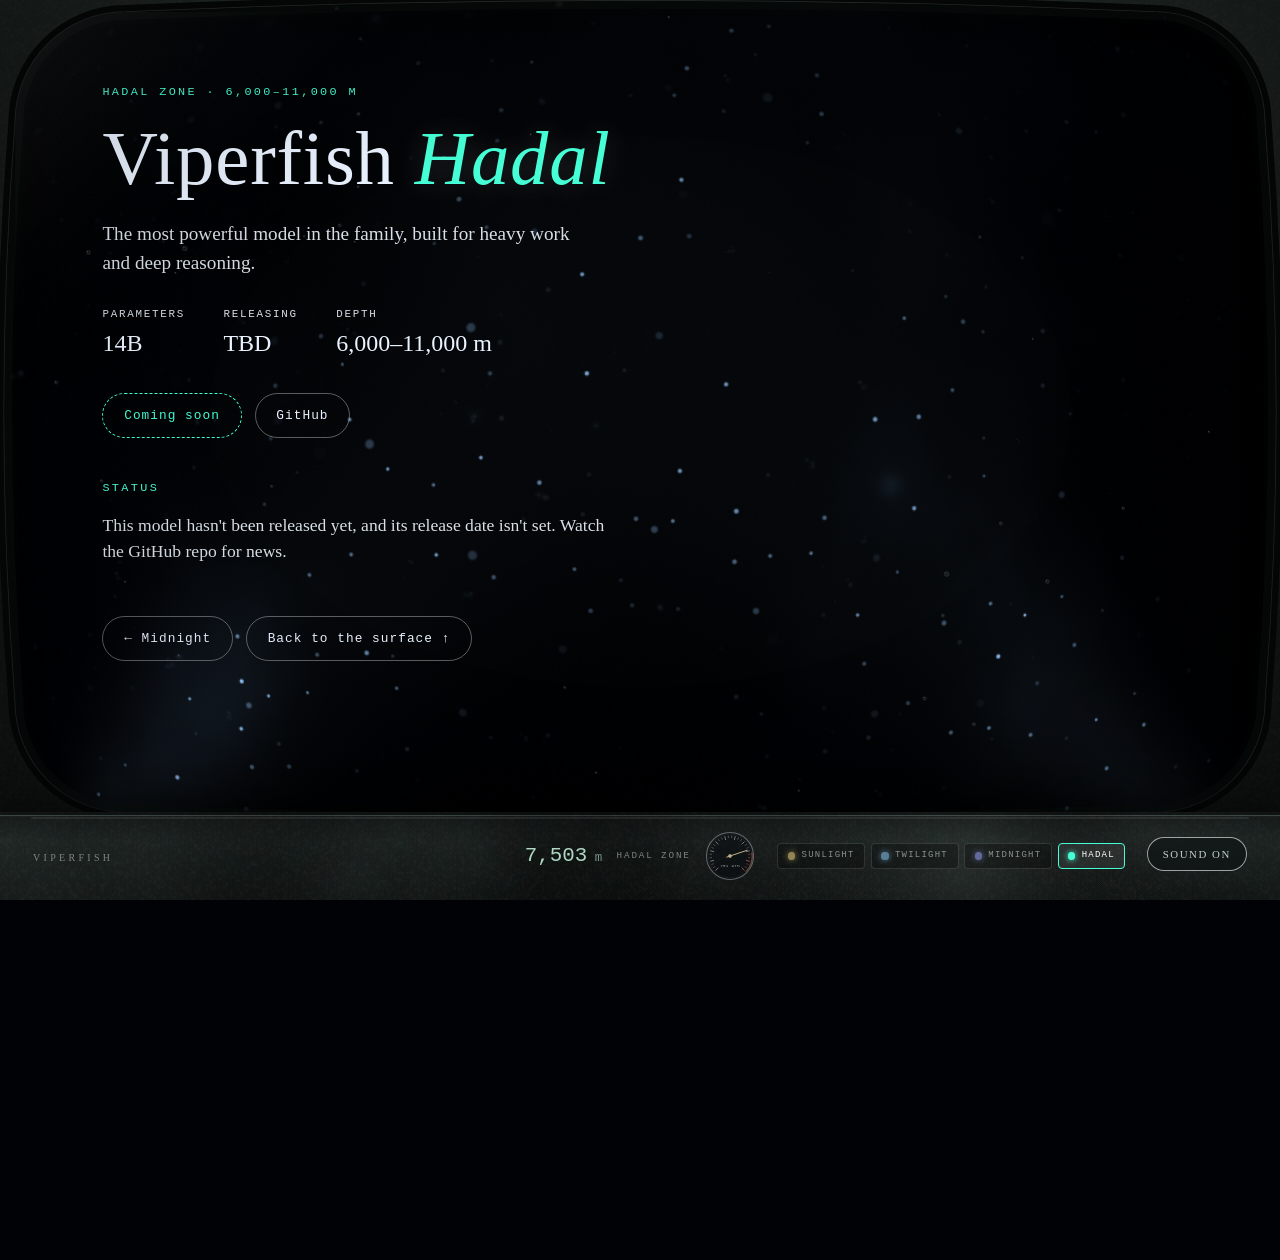
<file: hadal.html>
<!DOCTYPE html>
<html lang="en">
<head>
  <meta charset="utf-8">
  <meta name="viewport" content="width=device-width, initial-scale=1">
  <title>Viperfish Hadal — Viperfish</title>
  <meta name="description" content="Viperfish Hadal: an open weight language model from the Viperfish family. The most powerful model in the family, built for heavy work and deep reasoning.">
  <meta name="theme-color" content="#0f4c81">
  <link rel="icon" href="favicon.ico?v=2" sizes="48x48">
  <link rel="icon" type="image/png" sizes="32x32" href="favicon-32.png?v=2">
  <link rel="icon" type="image/png" sizes="16x16" href="favicon-16.png?v=2">
  <link rel="icon" type="image/png" sizes="192x192" href="icon-192.png?v=2">
  <link rel="apple-touch-icon" href="apple-touch-icon.png?v=2">
  <link rel="stylesheet" href="style.css">
  <script>document.documentElement.classList.add('js');</script>
</head>
<body>
  <div class="sea" id="sea" aria-hidden="true"></div>
  <canvas id="ocean" aria-hidden="true"></canvas>
  <div class="rays" id="rays" aria-hidden="true"></div>
  <canvas id="life" aria-hidden="true"></canvas>
  <canvas id="fx" aria-hidden="true"></canvas>
  <aside class="gauge" aria-hidden="true">
    <div class="gauge-read"><span id="depth">0</span><small> m</small></div>
    <div class="gauge-zone" id="zone">Hadal zone</div>
    <div class="gauge-press" id="press">1 atm</div>
    <div class="gauge-track" id="track"><div class="gauge-fill" id="gfill"></div></div>
  </aside>
  <button class="sound" id="sound" type="button" aria-pressed="false" aria-label="Turn ambient sound on or off">Sound off</button>
  <header class="top"><a href="index.html" class="wordmark">Viperfish</a></header>

  <main>
    <section class="zone detail" style="--accent:#46ffd6" data-d0="6000" data-d1="11000" data-name="Hadal zone">
      <div class="inner reveal">
        <p class="eyebrow">Hadal zone · 6,000–11,000 m</p>
        <h1 class="model-title">Viperfish <em>Hadal</em></h1>
        <p class="blurb">The most powerful model in the family, built for heavy work and deep reasoning.</p>
        <dl class="specs">
          <div><dt>Parameters</dt><dd>14B</dd></div>
          <div><dt>Releasing</dt><dd>TBD</dd></div>
          <div><dt>Depth</dt><dd>6,000–11,000 m</dd></div>
        </dl>
        <p class="links">
          <span class="btn soon" aria-disabled="true">Coming soon</span>
          <a class="btn ghost" href="https://github.com/viperdevAI/viperfish">GitHub</a>
        </p>
        <h3>Status</h3>
        <p class="note">This model hasn't been released yet, and its release date isn't set. Watch the GitHub repo for news.</p>
        <p class="links pager">
          <a class="btn ghost" href="midnight.html">← Midnight</a>
          <a class="btn ghost" href="index.html#dive">Back to the surface ↑</a>
        </p>
      </div>
    </section>
  </main>
  <script src="ocean.js"></script>
  <script src="splash.js"></script>
  <script src="audio.js"></script>
  <script src="sub.js"></script>
  <script src="script.js"></script>
</body>
</html>
</file>
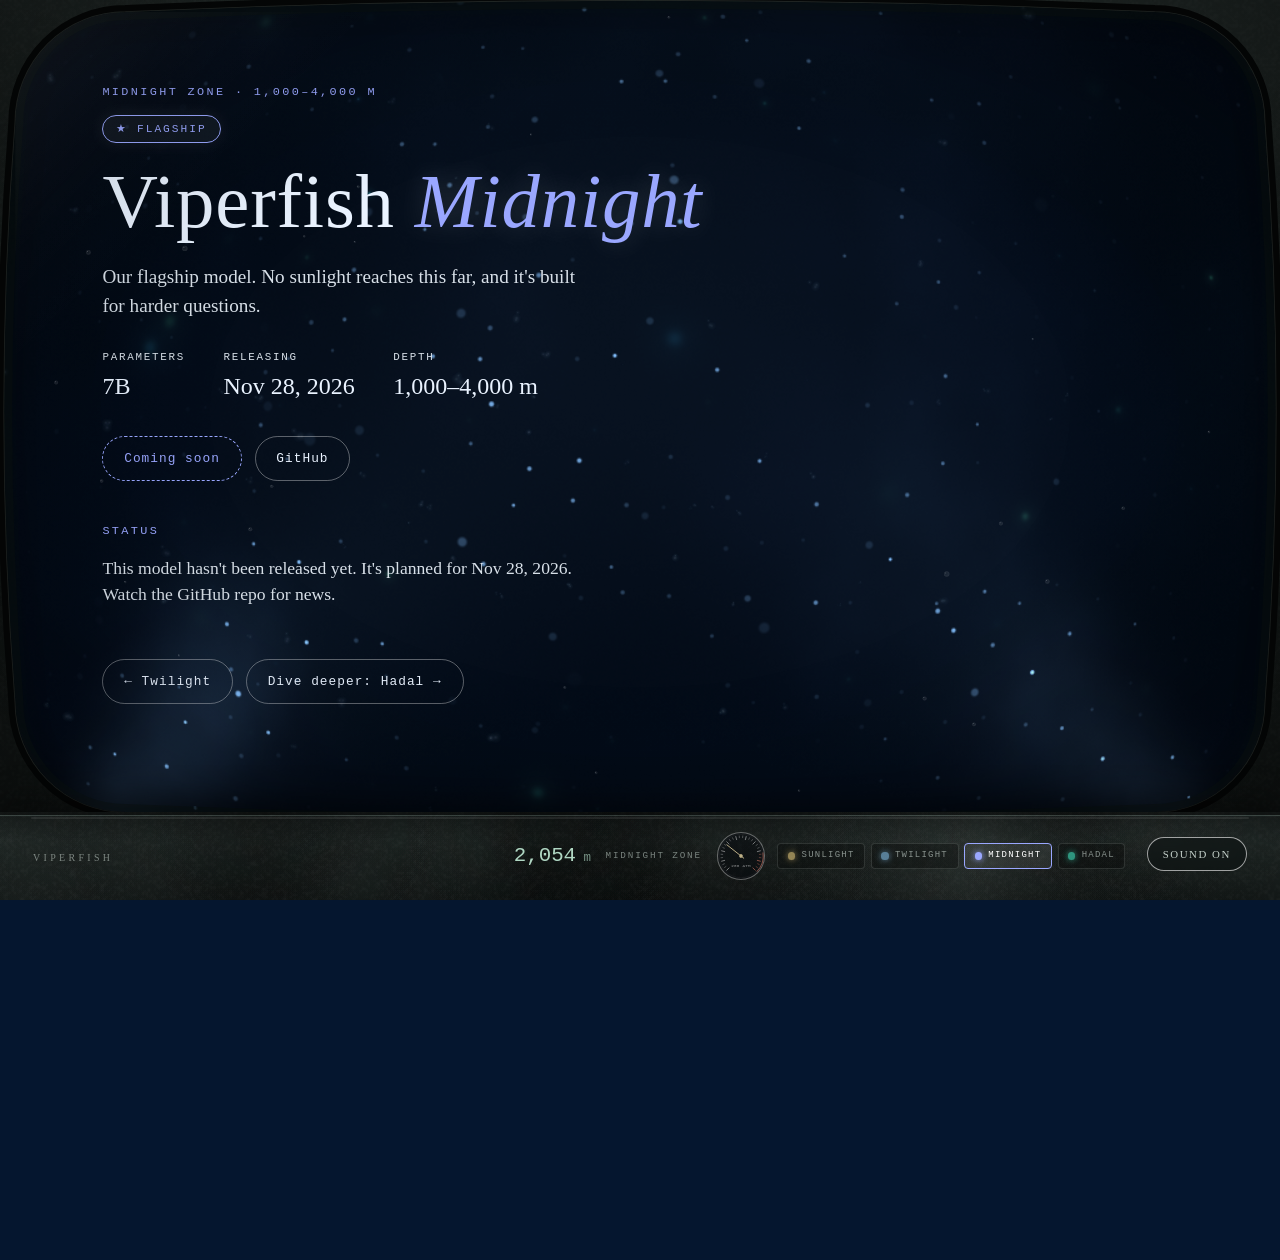
<file: midnight.html>
<!DOCTYPE html>
<html lang="en">
<head>
  <meta charset="utf-8">
  <meta name="viewport" content="width=device-width, initial-scale=1">
  <title>Viperfish Midnight — Viperfish</title>
  <meta name="description" content="Viperfish Midnight: an open weight language model from the Viperfish family. Our flagship model. No sunlight reaches this far, and it's built for harder questions.">
  <meta name="theme-color" content="#0f4c81">
  <link rel="icon" href="favicon.ico?v=2" sizes="48x48">
  <link rel="icon" type="image/png" sizes="32x32" href="favicon-32.png?v=2">
  <link rel="icon" type="image/png" sizes="16x16" href="favicon-16.png?v=2">
  <link rel="icon" type="image/png" sizes="192x192" href="icon-192.png?v=2">
  <link rel="apple-touch-icon" href="apple-touch-icon.png?v=2">
  <link rel="stylesheet" href="style.css">
  <script>document.documentElement.classList.add('js');</script>
</head>
<body>
  <div class="sea" id="sea" aria-hidden="true"></div>
  <canvas id="ocean" aria-hidden="true"></canvas>
  <div class="rays" id="rays" aria-hidden="true"></div>
  <canvas id="life" aria-hidden="true"></canvas>
  <canvas id="fx" aria-hidden="true"></canvas>
  <aside class="gauge" aria-hidden="true">
    <div class="gauge-read"><span id="depth">0</span><small> m</small></div>
    <div class="gauge-zone" id="zone">Midnight zone</div>
    <div class="gauge-press" id="press">1 atm</div>
    <div class="gauge-track" id="track"><div class="gauge-fill" id="gfill"></div></div>
  </aside>
  <button class="sound" id="sound" type="button" aria-pressed="false" aria-label="Turn ambient sound on or off">Sound off</button>
  <header class="top"><a href="index.html" class="wordmark">Viperfish</a></header>

  <main>
    <section class="zone detail" style="--accent:#9aa7ff" data-d0="1000" data-d1="4000" data-name="Midnight zone">
      <div class="inner reveal">
        <p class="eyebrow">Midnight zone · 1,000–4,000 m</p>
        <p class="badge-row"><span class="badge">★ Flagship</span></p>
        <h1 class="model-title">Viperfish <em>Midnight</em></h1>
        <p class="blurb">Our flagship model. No sunlight reaches this far, and it's built for harder questions.</p>
        <dl class="specs">
          <div><dt>Parameters</dt><dd>7B</dd></div>
          <div><dt>Releasing</dt><dd>Nov 28, 2026</dd></div>
          <div><dt>Depth</dt><dd>1,000–4,000 m</dd></div>
        </dl>
        <p class="links">
          <span class="btn soon" aria-disabled="true">Coming soon</span>
          <a class="btn ghost" href="https://github.com/viperdevAI/viperfish">GitHub</a>
        </p>
        <h3>Status</h3>
        <p class="note">This model hasn't been released yet. It's planned for Nov 28, 2026. Watch the GitHub repo for news.</p>
        <p class="links pager">
          <a class="btn ghost" href="twilight.html">← Twilight</a>
          <a class="btn ghost" href="hadal.html">Dive deeper: Hadal →</a>
        </p>
      </div>
    </section>
  </main>
  <script src="ocean.js"></script>
  <script src="splash.js"></script>
  <script src="audio.js"></script>
  <script src="sub.js"></script>
  <script src="script.js"></script>
</body>
</html>
</file>
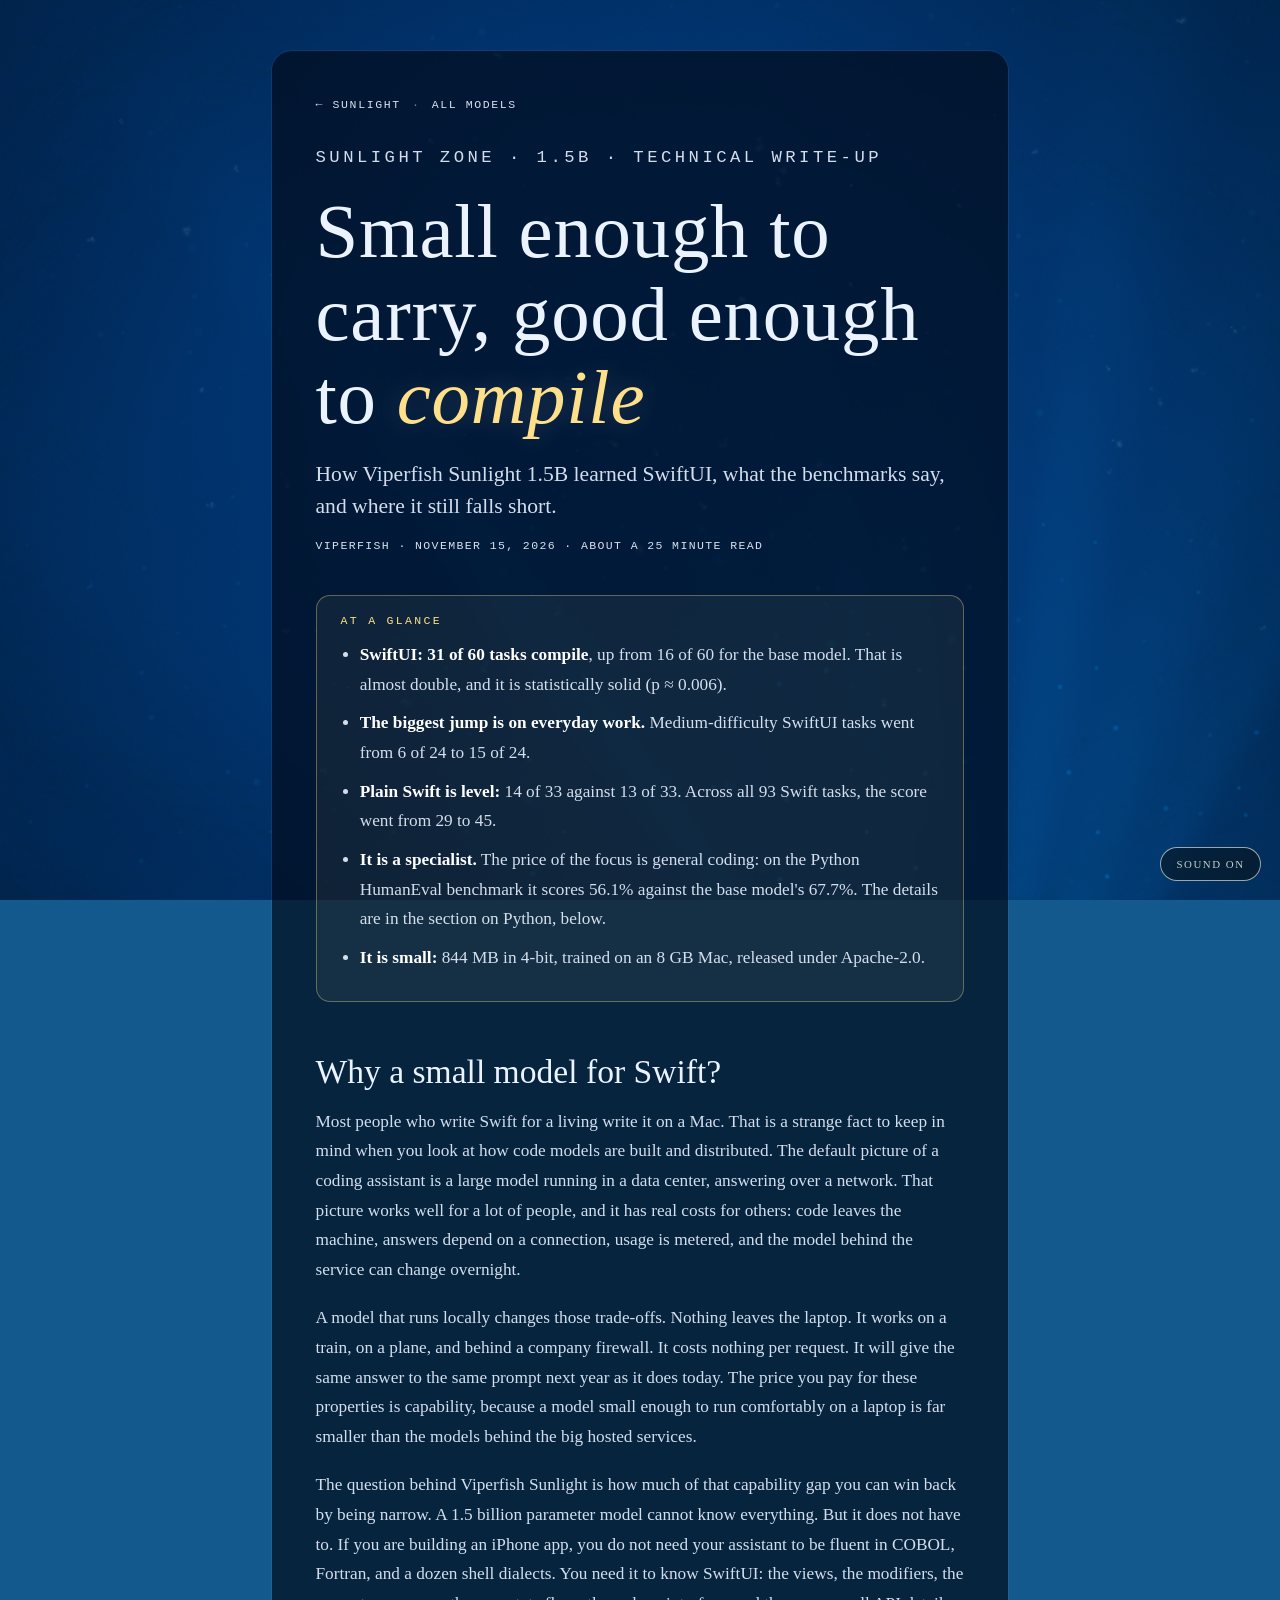
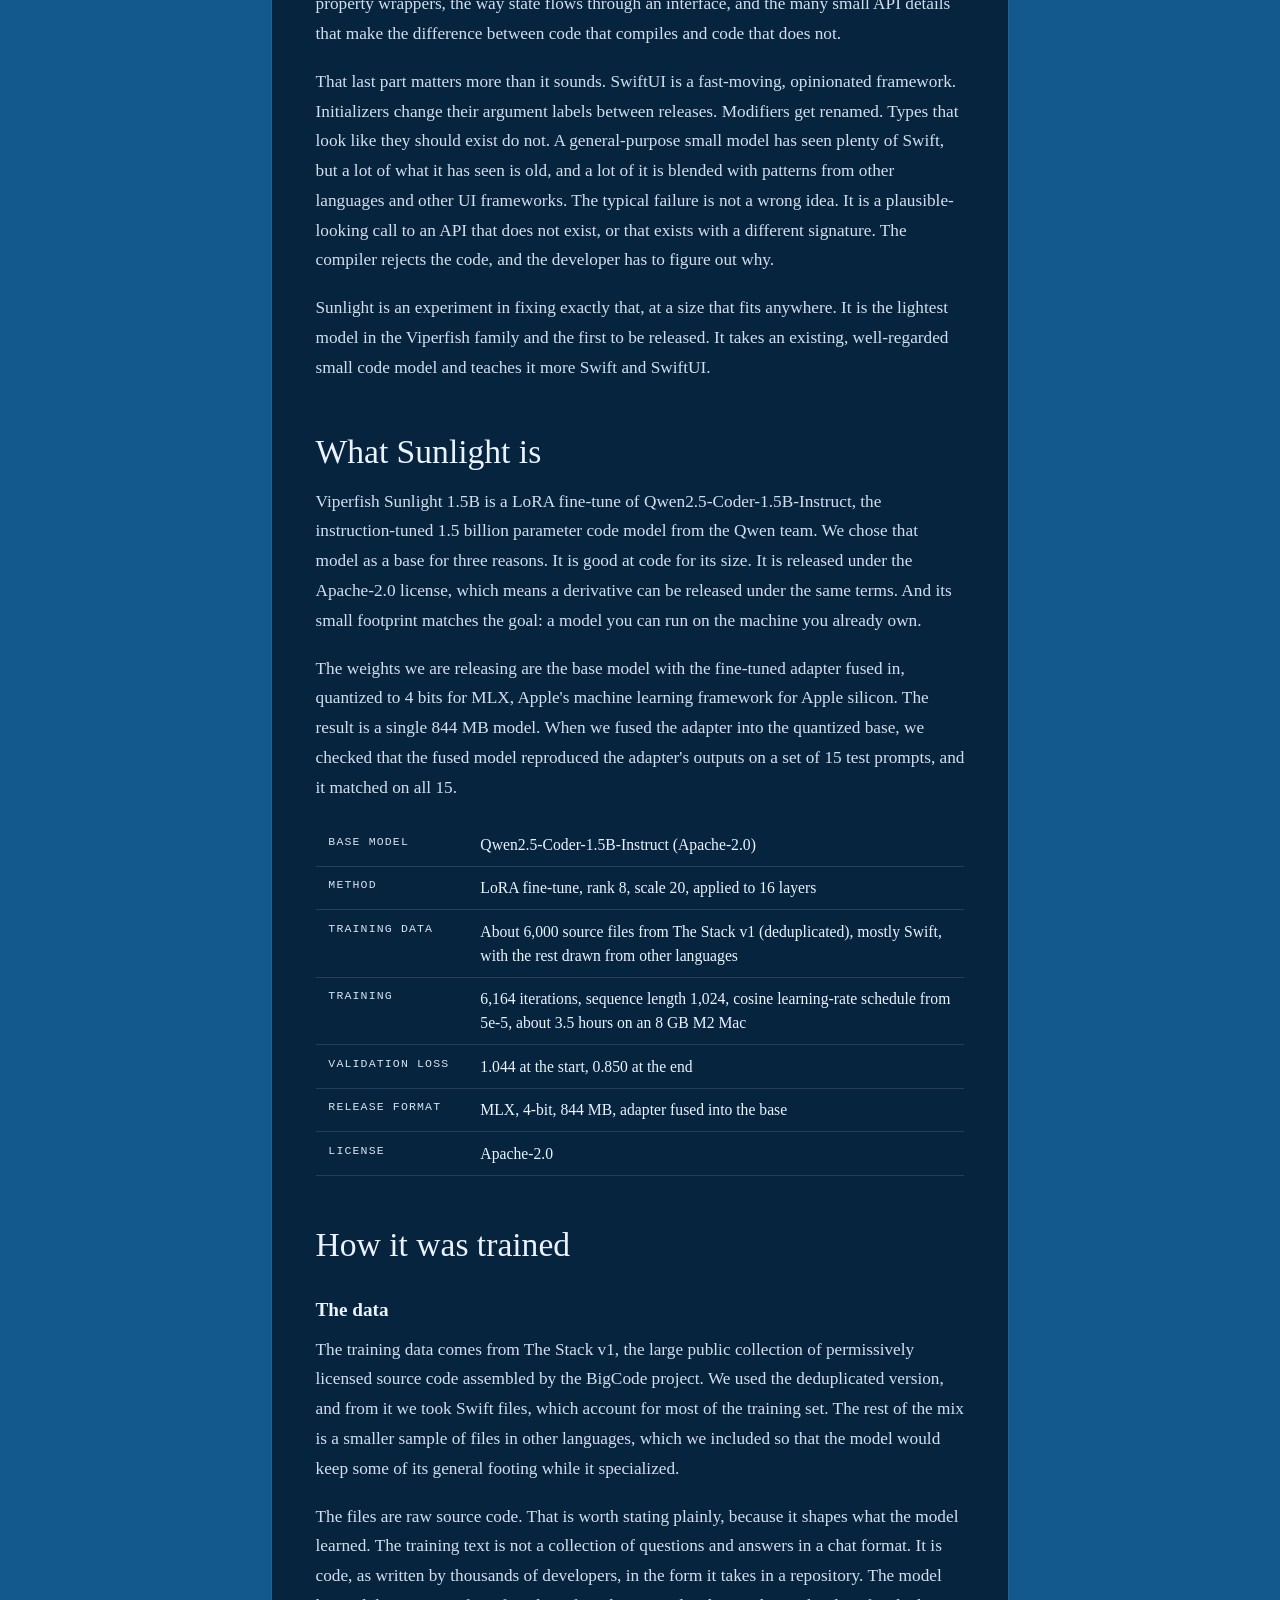
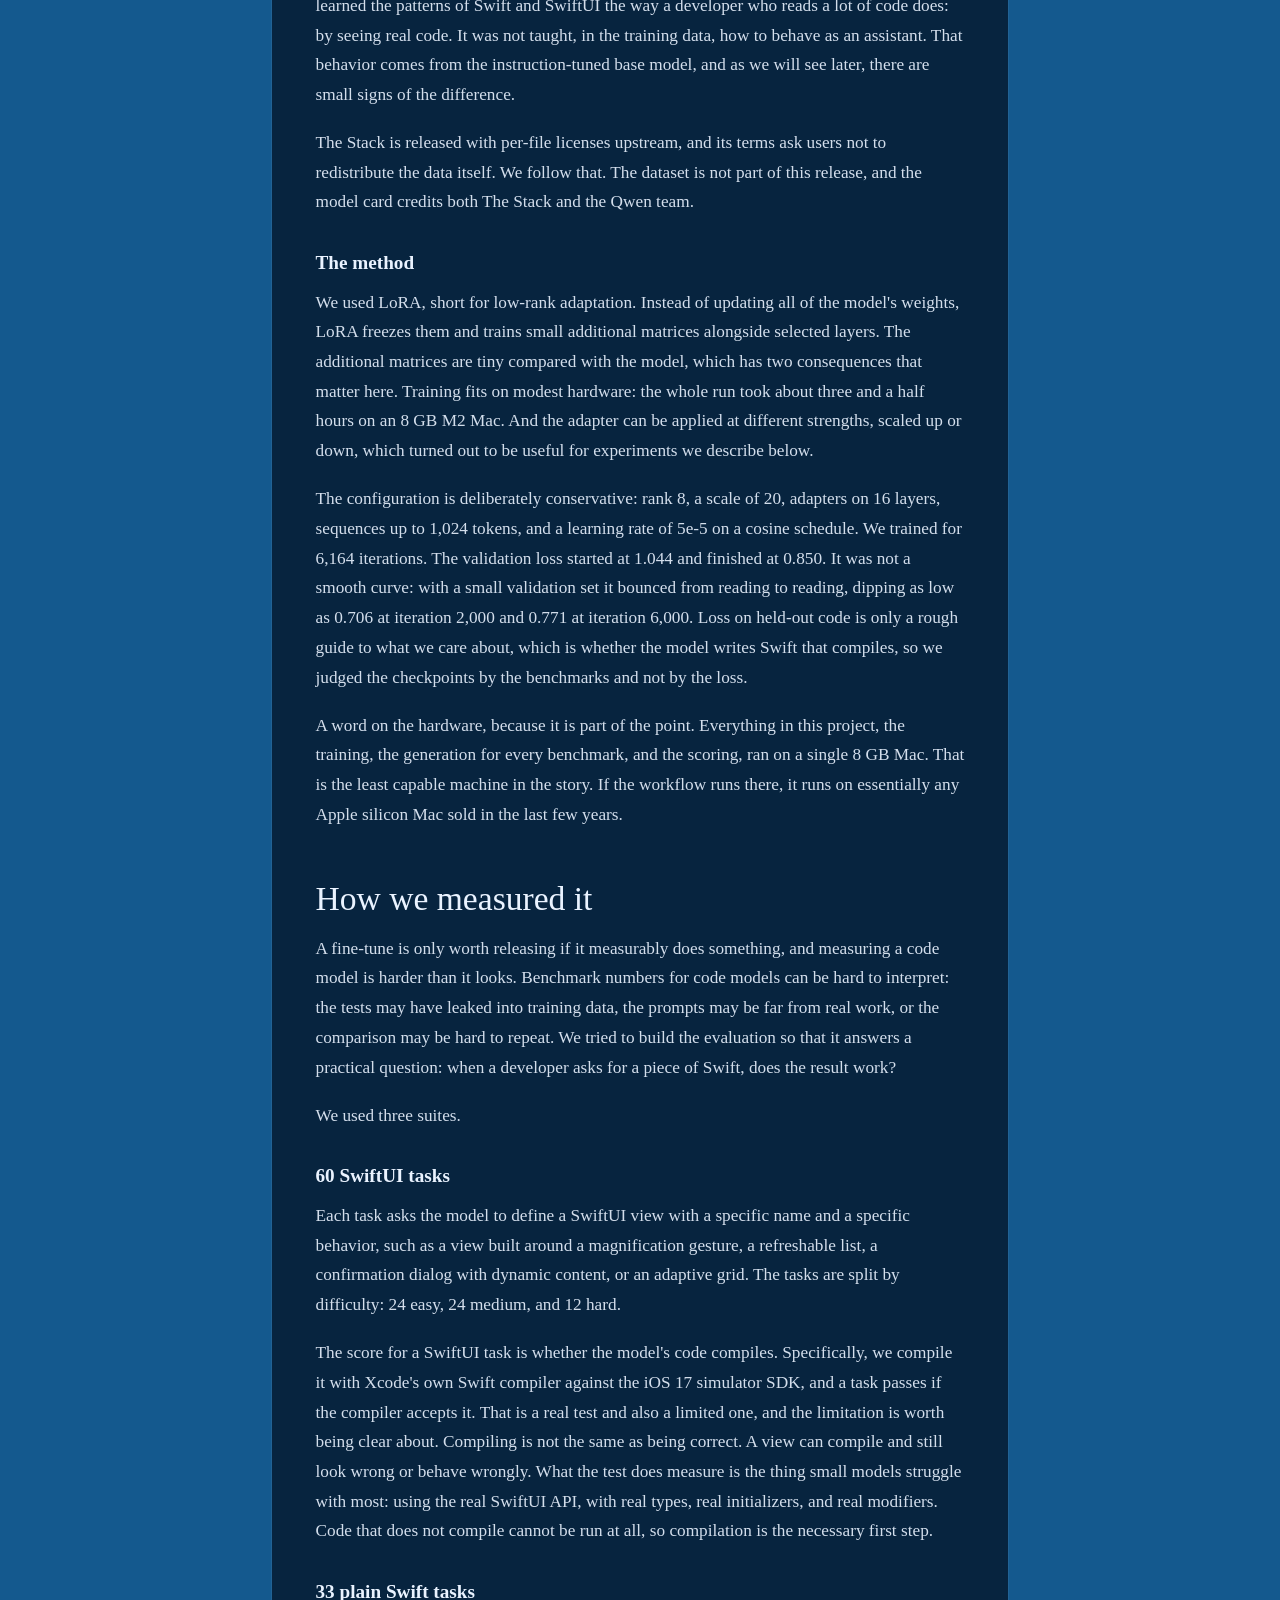
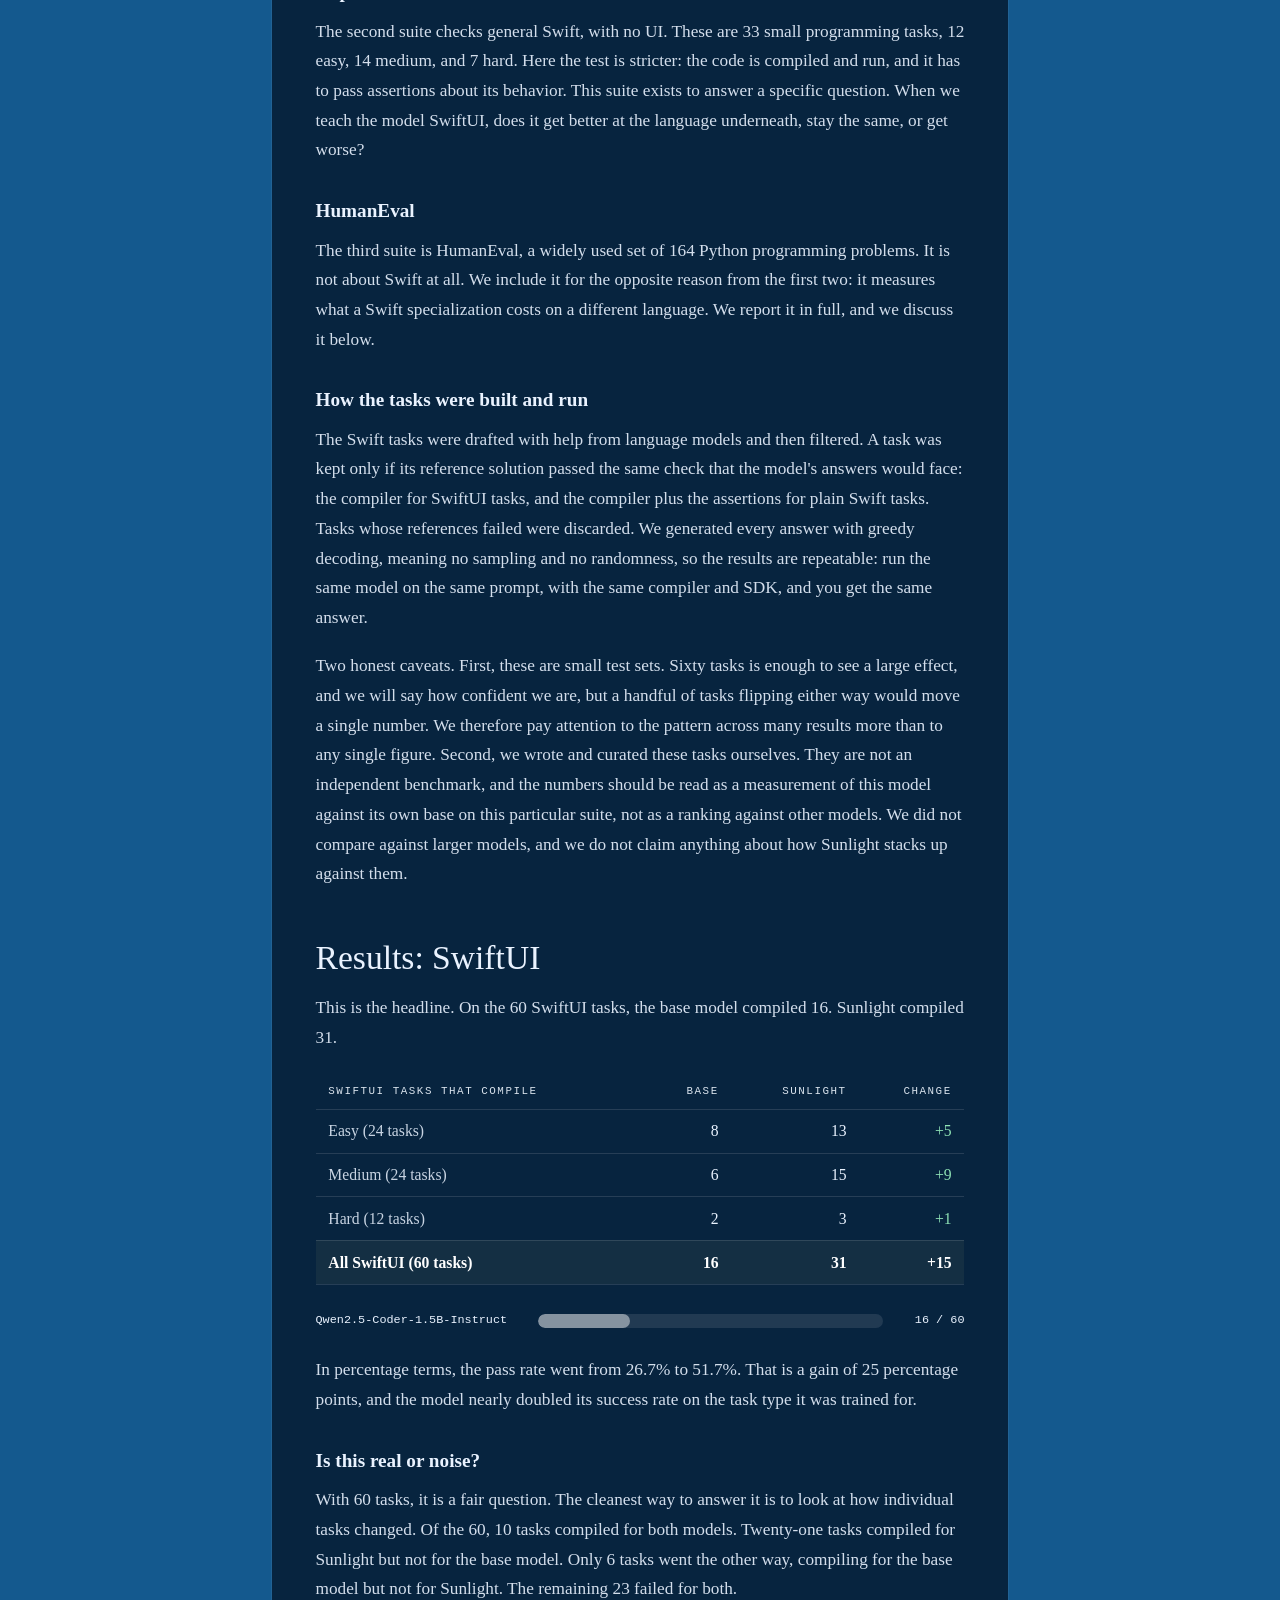
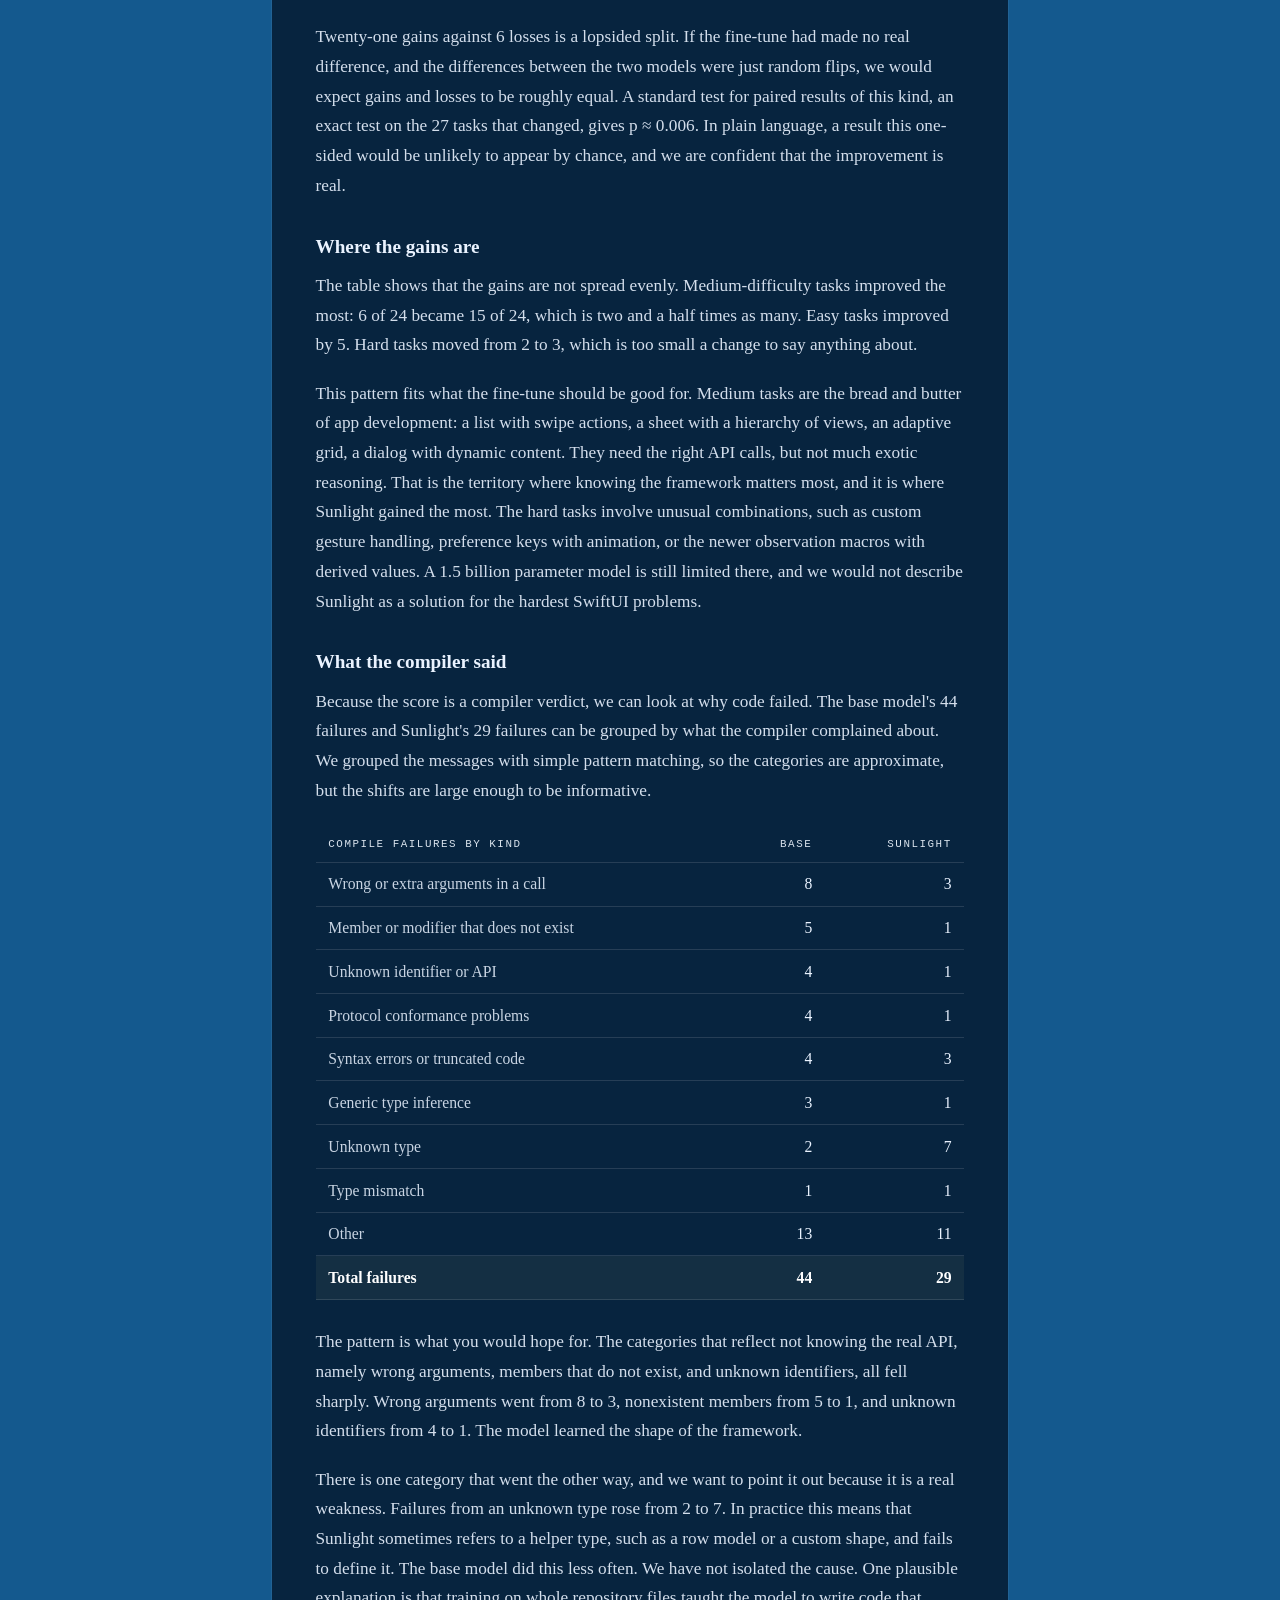
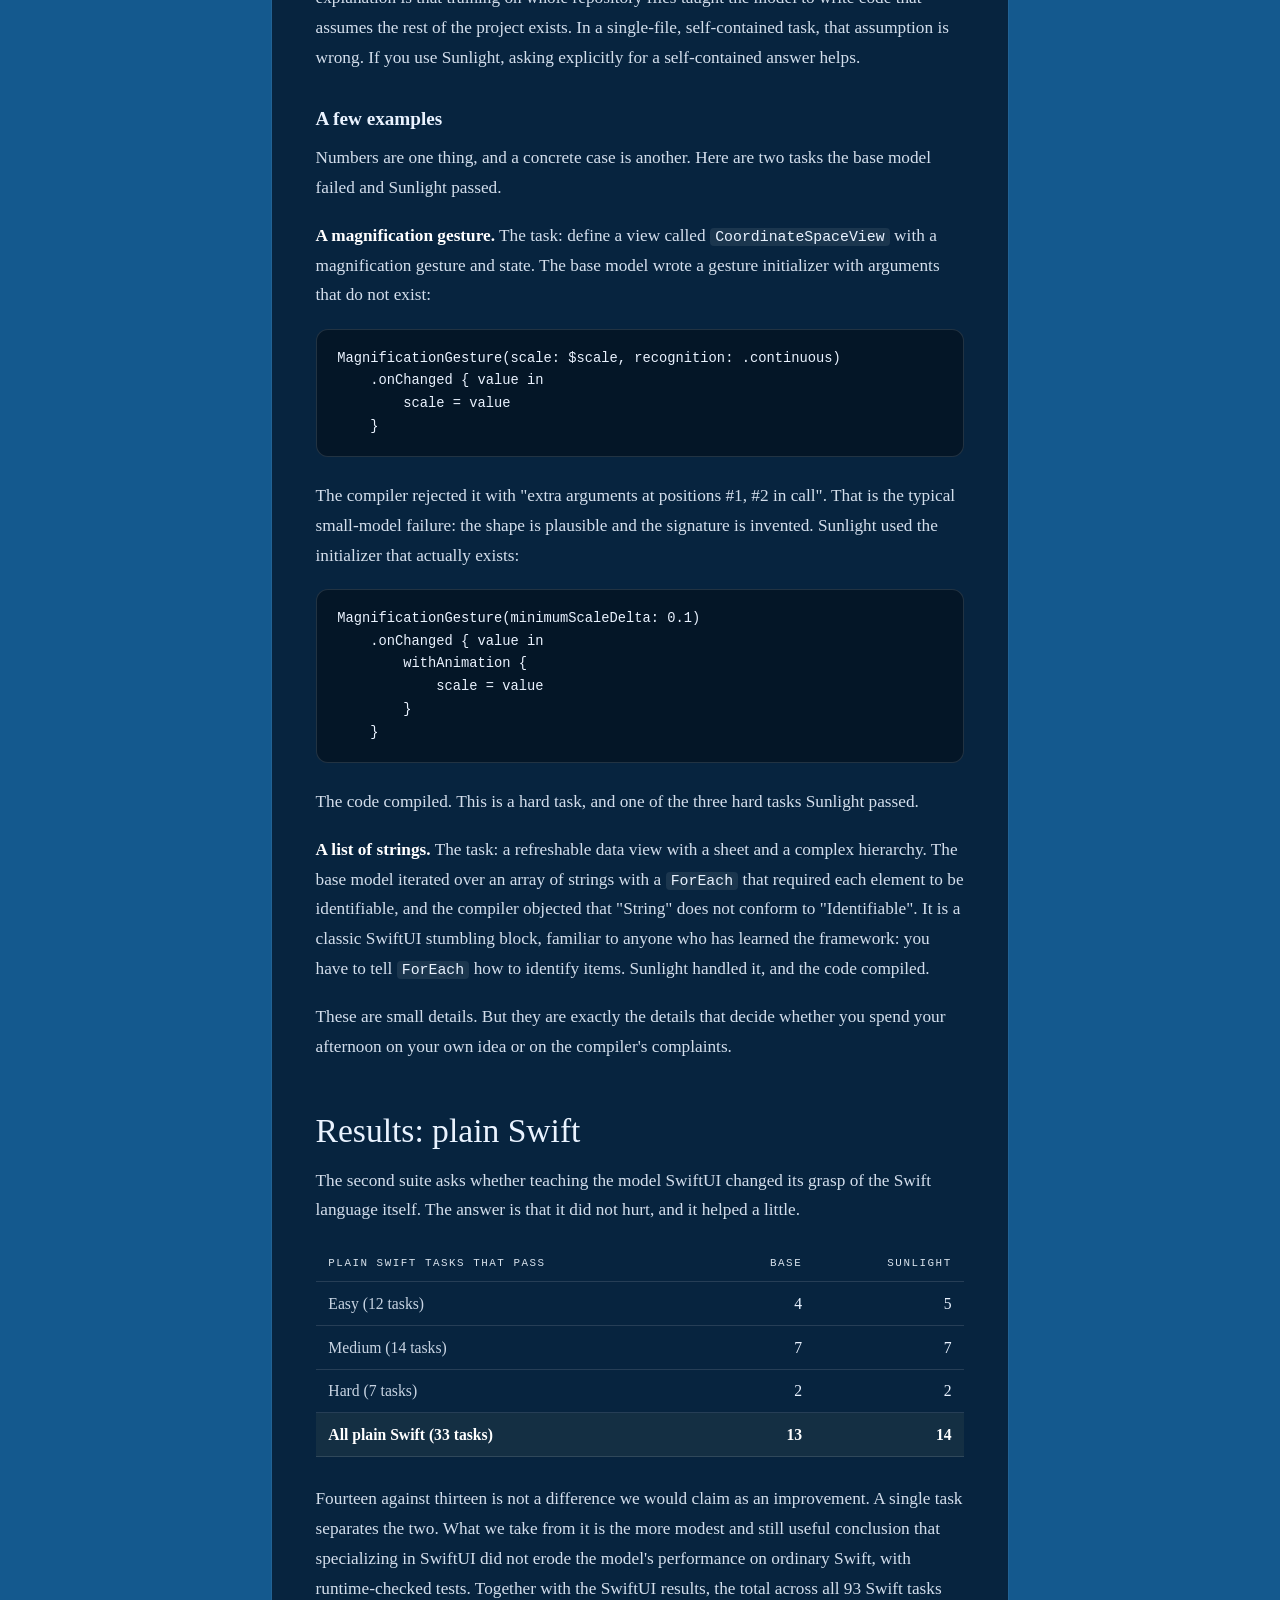
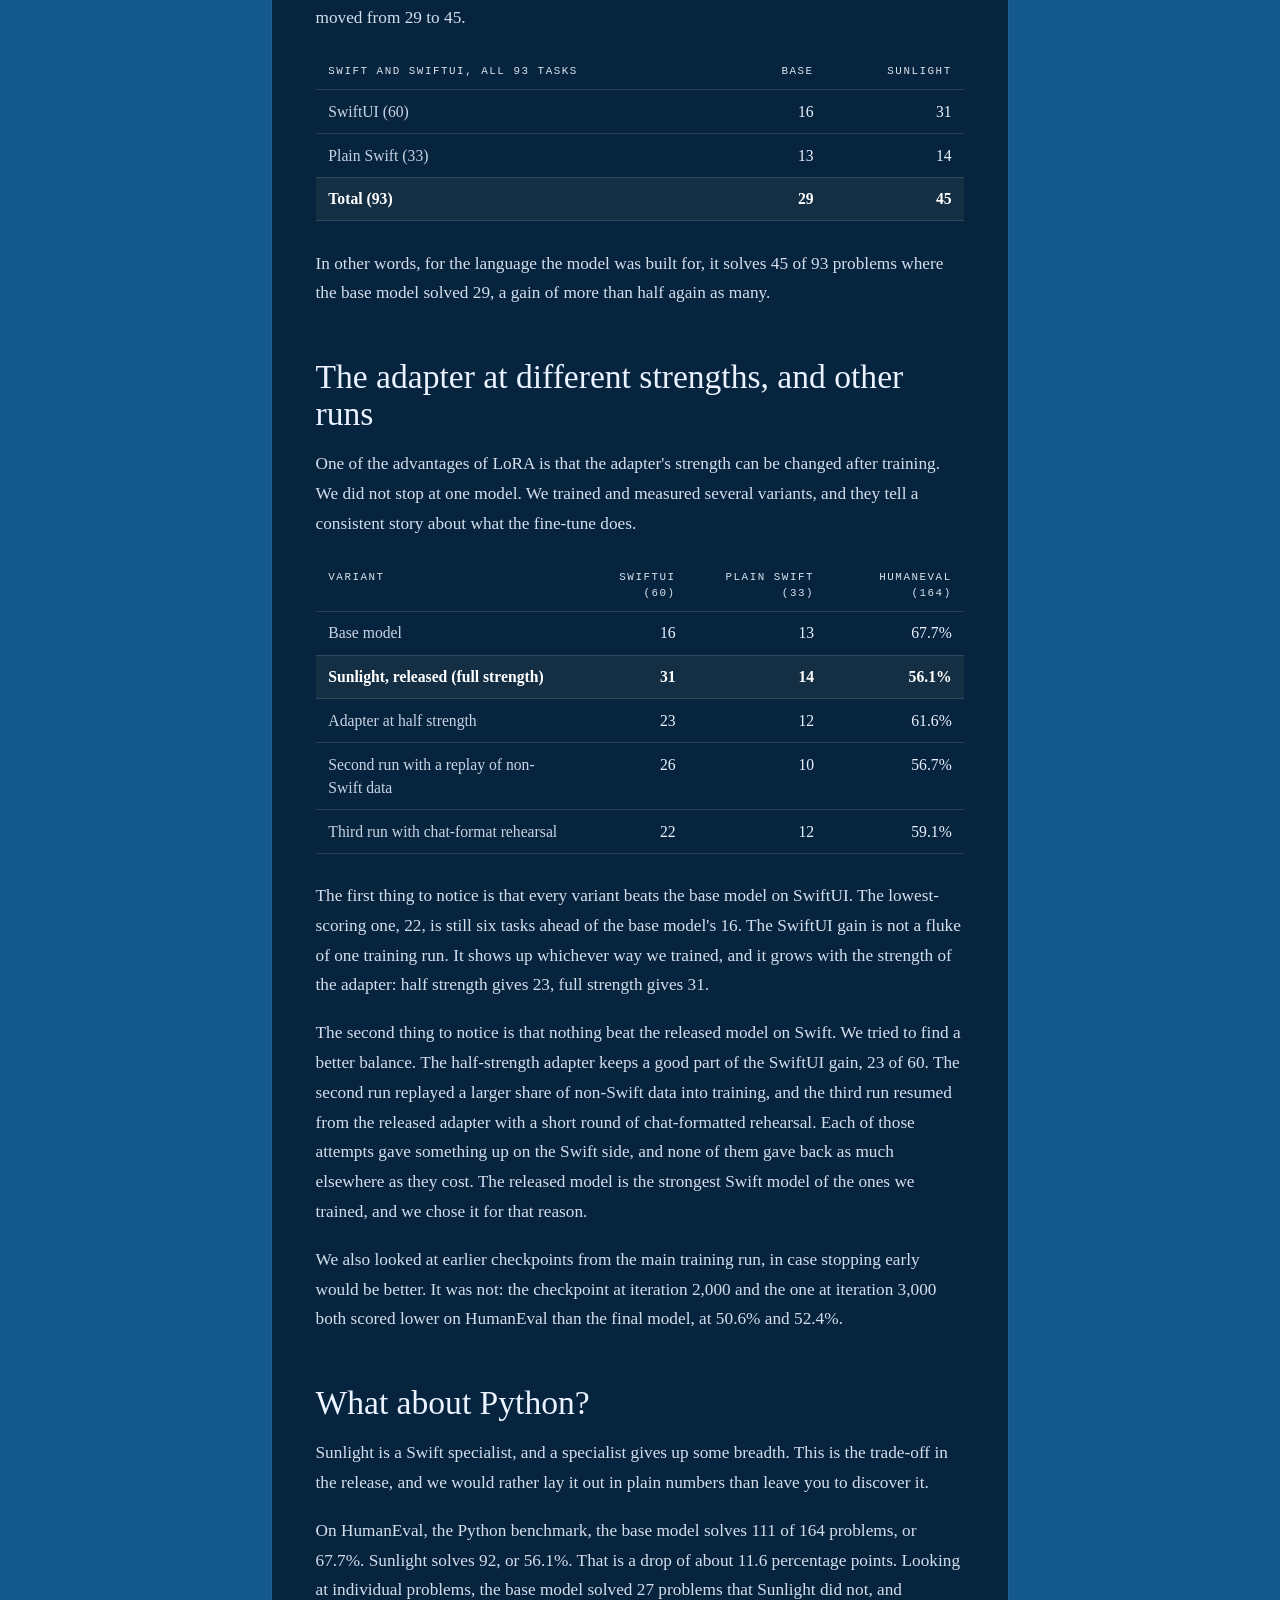
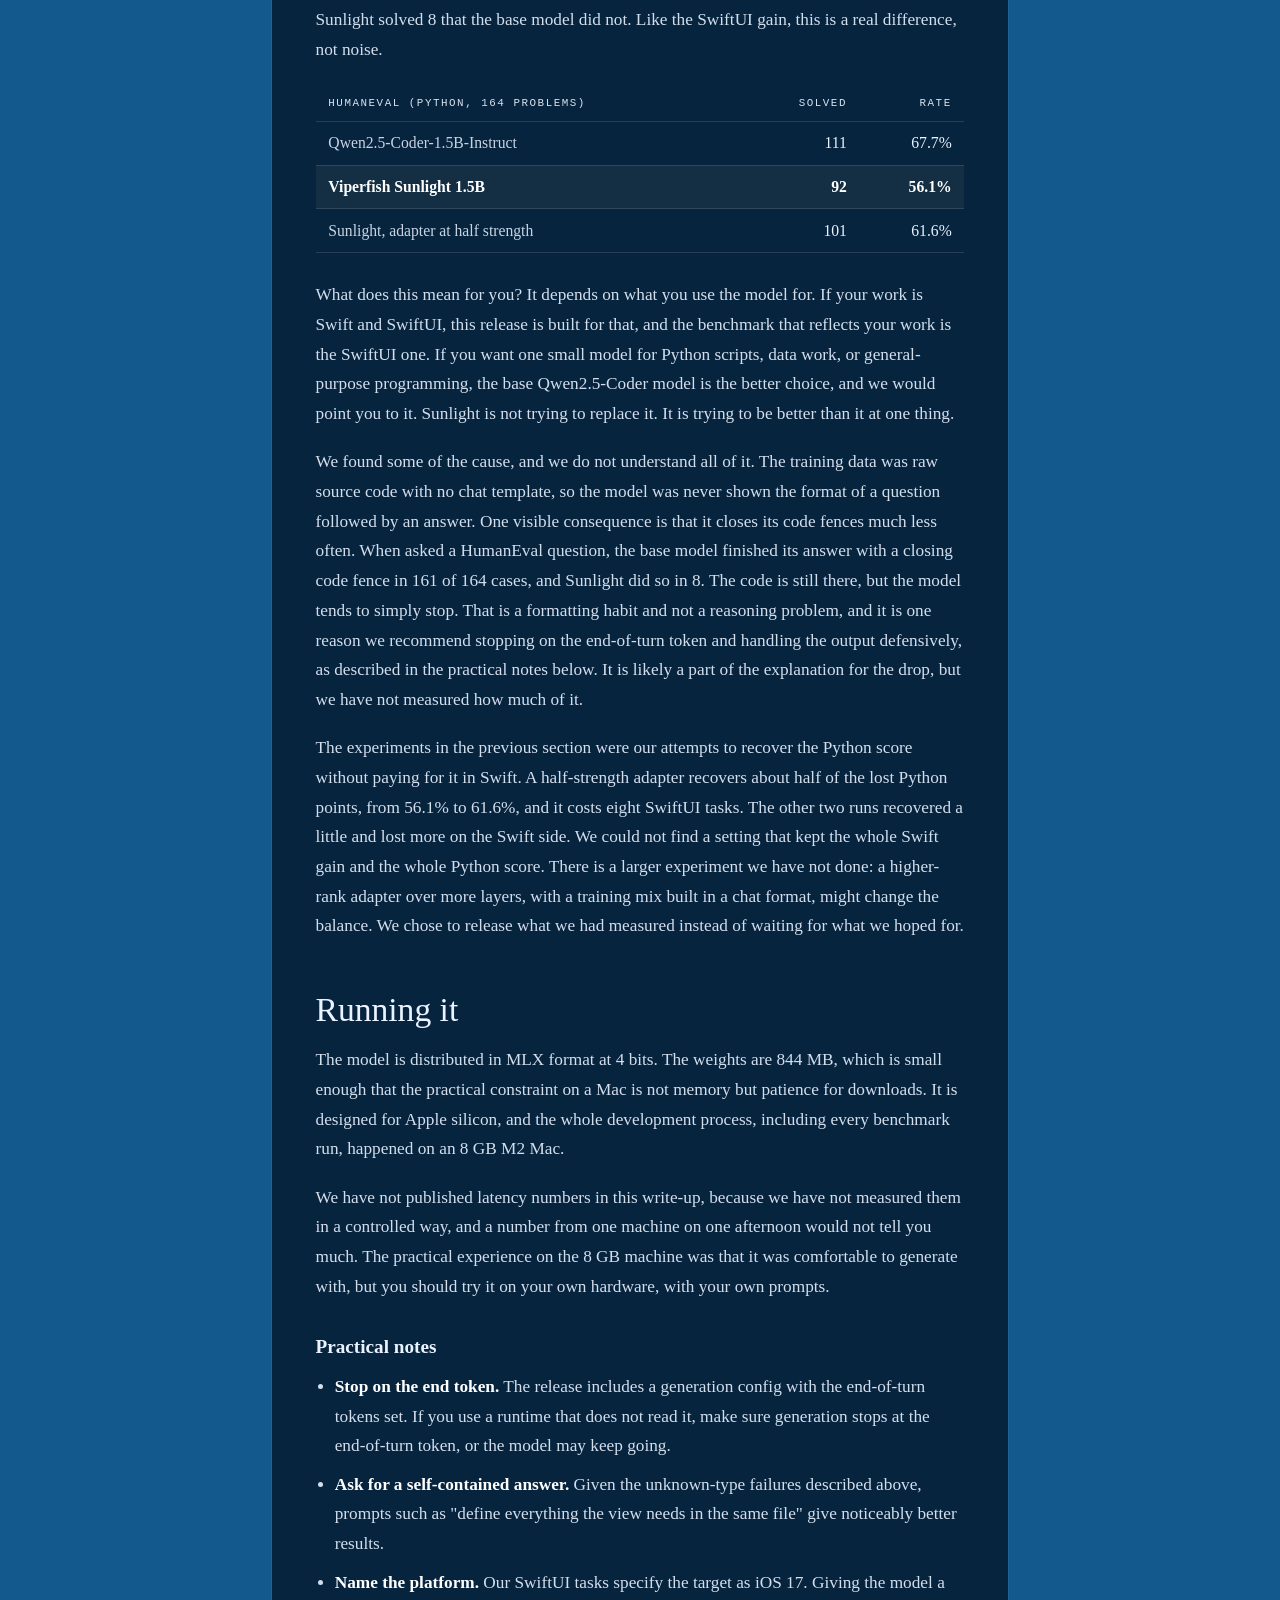
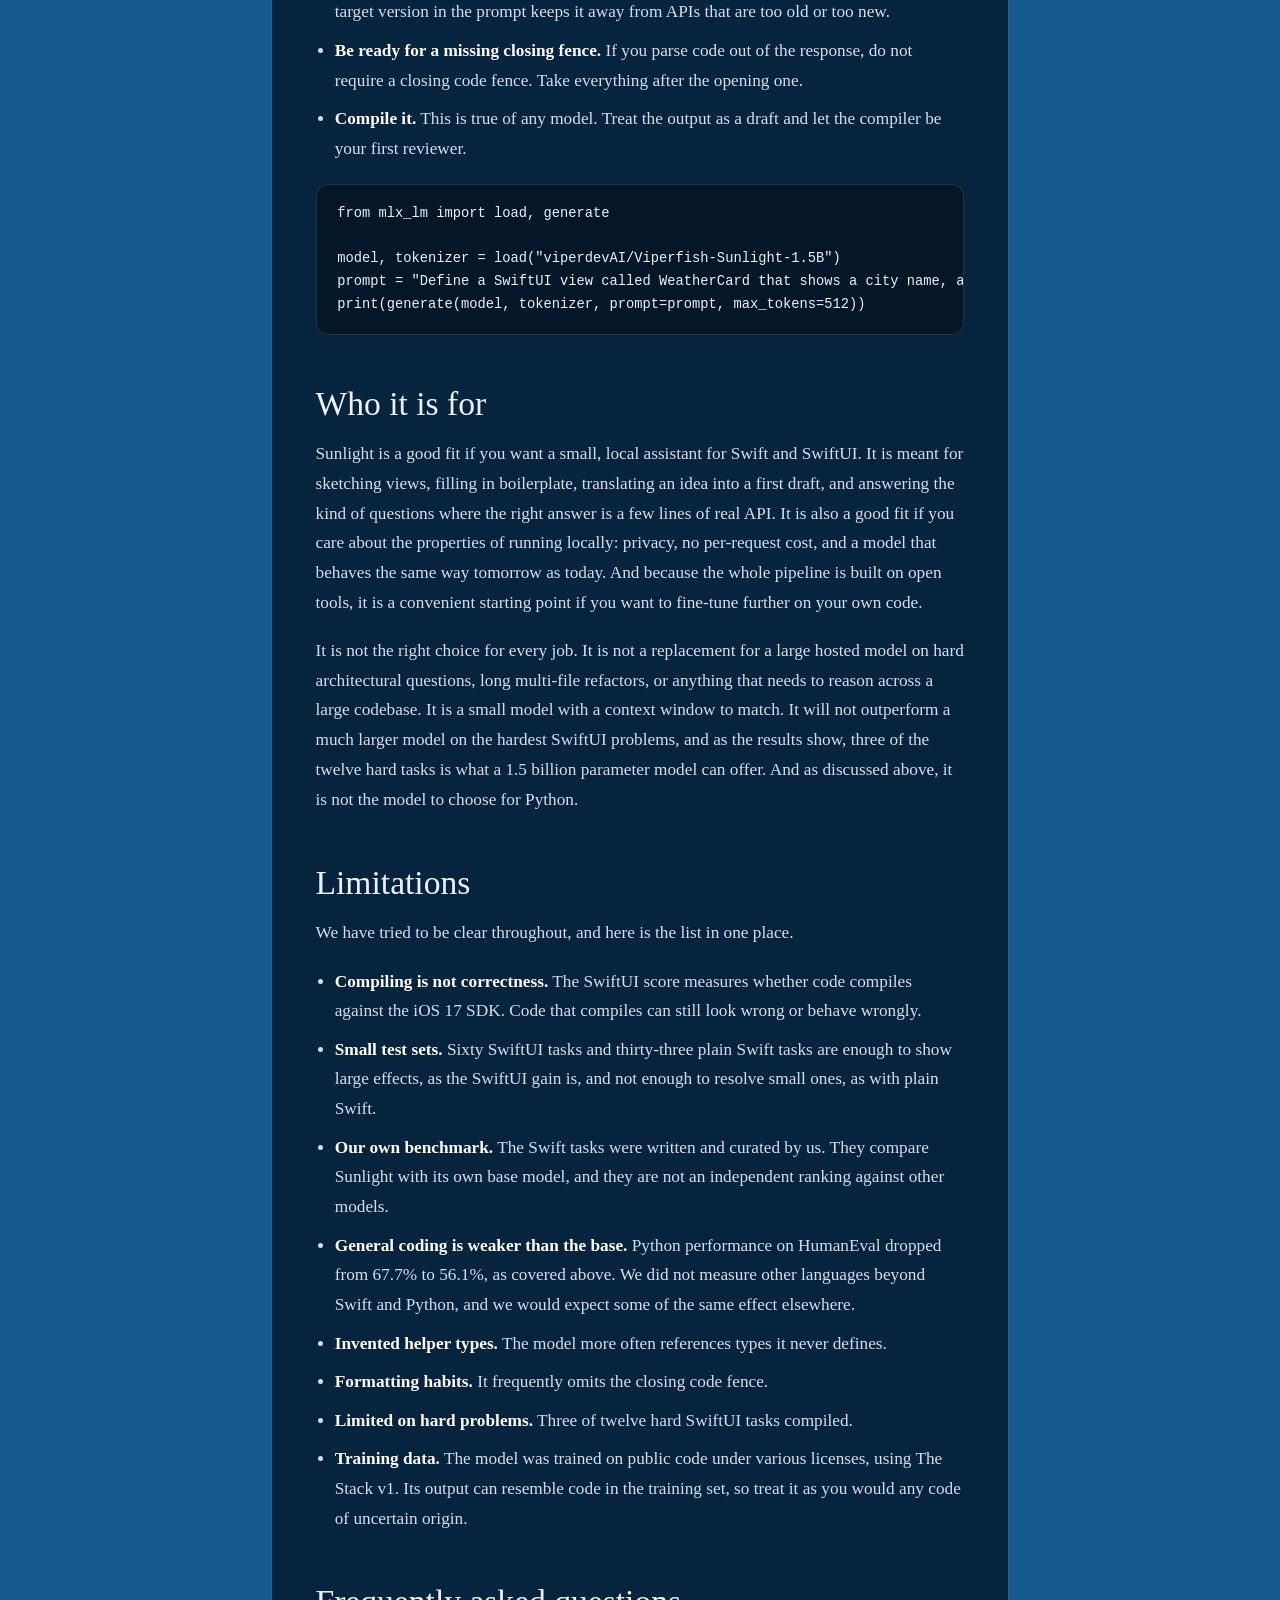
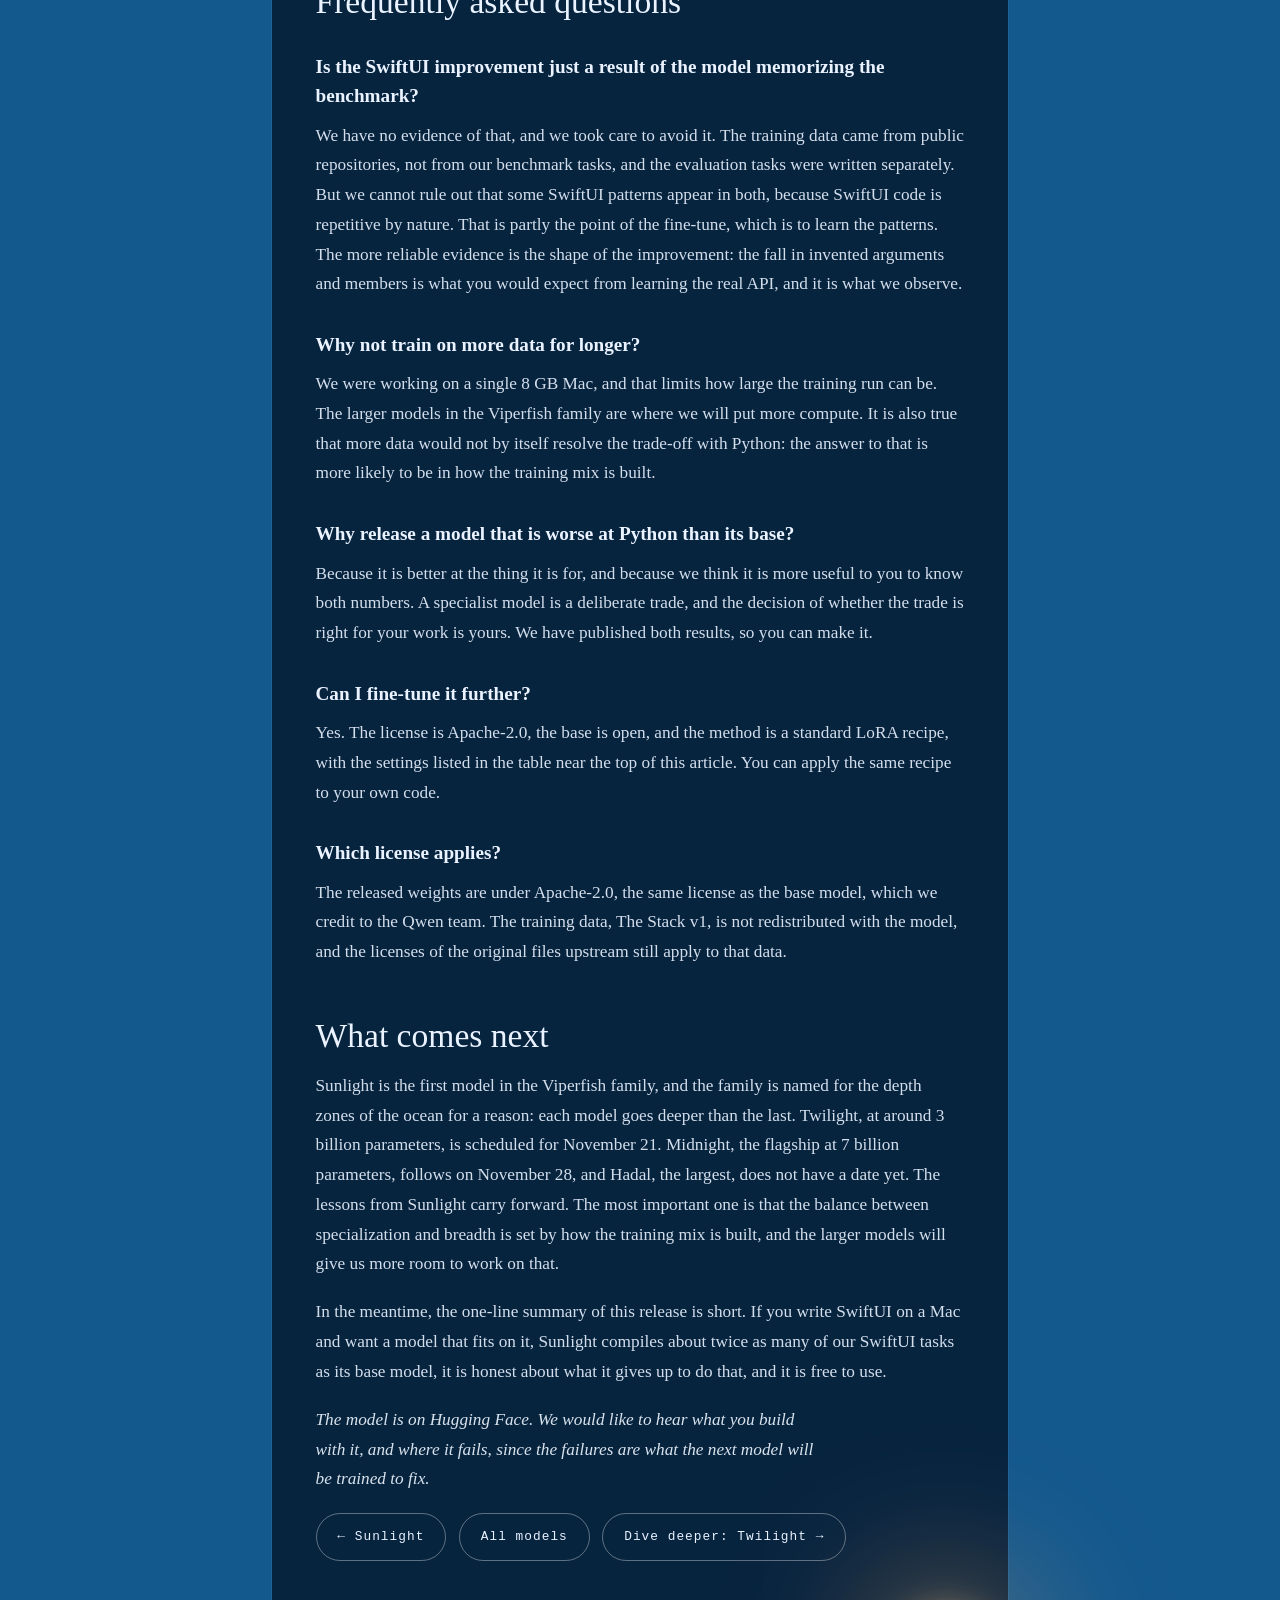
<file: sunlight-article.html>
<!DOCTYPE html>
<html lang="en">
<head>
  <meta charset="utf-8">
  <meta name="viewport" content="width=device-width, initial-scale=1">
  <title>Viperfish Sunlight 1.5B: SwiftUI benchmarks and write-up — Viperfish</title>
  <meta name="description" content="How Viperfish Sunlight 1.5B learned SwiftUI: the training, the benchmarks, and the trade-offs. Compiles 31 of 60 SwiftUI tasks, up from 16 for its base model.">
  <meta name="theme-color" content="#0f4c81">
  <link rel="icon" href="favicon.ico?v=2" sizes="48x48">
  <link rel="icon" type="image/png" sizes="32x32" href="favicon-32.png?v=2">
  <link rel="icon" type="image/png" sizes="16x16" href="favicon-16.png?v=2">
  <link rel="icon" type="image/png" sizes="192x192" href="icon-192.png?v=2">
  <link rel="apple-touch-icon" href="apple-touch-icon.png?v=2">
  <link rel="stylesheet" href="style.css">
  <script>document.documentElement.classList.add('js');</script>
</head>
<body class="article-mode">
  <div class="sea" id="sea" aria-hidden="true"></div>
  <canvas id="ocean" aria-hidden="true"></canvas>
  <div class="rays" id="rays" aria-hidden="true"></div>
  <canvas id="life" aria-hidden="true"></canvas>
  <canvas id="fx" aria-hidden="true"></canvas>
  <aside class="gauge" aria-hidden="true">
    <div class="gauge-read"><span id="depth">0</span><small> m</small></div>
    <div class="gauge-zone" id="zone">Sunlight zone</div>
    <div class="gauge-press" id="press">1 atm</div>
    <div class="gauge-track" id="track"><div class="gauge-fill" id="gfill"></div></div>
  </aside>
  <button class="sound" id="sound" type="button" aria-pressed="false" aria-label="Turn ambient sound on or off">Sound off</button>
  <header class="top"><a href="index.html" class="wordmark">Viperfish</a></header>

  <main>
    <section class="zone detail article-page" style="--accent:#ffe08a" data-d0="0" data-d1="200" data-name="Sunlight zone">
      <article class="inner article">
<p class="backlink"><a href="sunlight.html">← Sunlight</a><span>·</span><a href="index.html">All models</a></p>
<p class="eyebrow">Sunlight zone · 1.5B · Technical write-up</p>
<h1 class="model-title">Small enough to carry, good enough to <em>compile</em></h1>
<p class="dek">How Viperfish Sunlight 1.5B learned SwiftUI, what the benchmarks say, and where it still falls short.</p>
<p class="byline">Viperfish · November 15, 2026 · about a 25 minute read</p>

<div class="glance">
  <h2>At a glance</h2>
  <ul>
    <li><strong>SwiftUI: 31 of 60 tasks compile</strong>, up from 16 of 60 for the base model. That is almost double, and it is statistically solid (p ≈ 0.006).</li>
    <li><strong>The biggest jump is on everyday work.</strong> Medium-difficulty SwiftUI tasks went from 6 of 24 to 15 of 24.</li>
    <li><strong>Plain Swift is level:</strong> 14 of 33 against 13 of 33. Across all 93 Swift tasks, the score went from 29 to 45.</li>
    <li><strong>It is a specialist.</strong> The price of the focus is general coding: on the Python HumanEval benchmark it scores 56.1% against the base model's 67.7%. The details are in the section on Python, below.</li>
    <li><strong>It is small:</strong> 844 MB in 4-bit, trained on an 8 GB Mac, released under Apache-2.0.</li>
  </ul>
</div>

<h2>Why a small model for Swift?</h2>
<p>Most people who write Swift for a living write it on a Mac. That is a strange fact to keep in mind when you look at how code models are built and distributed. The default picture of a coding assistant is a large model running in a data center, answering over a network. That picture works well for a lot of people, and it has real costs for others: code leaves the machine, answers depend on a connection, usage is metered, and the model behind the service can change overnight.</p>
<p>A model that runs locally changes those trade-offs. Nothing leaves the laptop. It works on a train, on a plane, and behind a company firewall. It costs nothing per request. It will give the same answer to the same prompt next year as it does today. The price you pay for these properties is capability, because a model small enough to run comfortably on a laptop is far smaller than the models behind the big hosted services.</p>
<p>The question behind Viperfish Sunlight is how much of that capability gap you can win back by being narrow. A 1.5 billion parameter model cannot know everything. But it does not have to. If you are building an iPhone app, you do not need your assistant to be fluent in COBOL, Fortran, and a dozen shell dialects. You need it to know SwiftUI: the views, the modifiers, the property wrappers, the way state flows through an interface, and the many small API details that make the difference between code that compiles and code that does not.</p>
<p>That last part matters more than it sounds. SwiftUI is a fast-moving, opinionated framework. Initializers change their argument labels between releases. Modifiers get renamed. Types that look like they should exist do not. A general-purpose small model has seen plenty of Swift, but a lot of what it has seen is old, and a lot of it is blended with patterns from other languages and other UI frameworks. The typical failure is not a wrong idea. It is a plausible-looking call to an API that does not exist, or that exists with a different signature. The compiler rejects the code, and the developer has to figure out why.</p>
<p>Sunlight is an experiment in fixing exactly that, at a size that fits anywhere. It is the lightest model in the Viperfish family and the first to be released. It takes an existing, well-regarded small code model and teaches it more Swift and SwiftUI.</p>

<h2>What Sunlight is</h2>
<p>Viperfish Sunlight 1.5B is a LoRA fine-tune of Qwen2.5-Coder-1.5B-Instruct, the instruction-tuned 1.5 billion parameter code model from the Qwen team. We chose that model as a base for three reasons. It is good at code for its size. It is released under the Apache-2.0 license, which means a derivative can be released under the same terms. And its small footprint matches the goal: a model you can run on the machine you already own.</p>
<p>The weights we are releasing are the base model with the fine-tuned adapter fused in, quantized to 4 bits for MLX, Apple's machine learning framework for Apple silicon. The result is a single 844 MB model. When we fused the adapter into the quantized base, we checked that the fused model reproduced the adapter's outputs on a set of 15 test prompts, and it matched on all 15.</p>
<table class="spec">
  <tbody>
    <tr><th>Base model</th><td>Qwen2.5-Coder-1.5B-Instruct (Apache-2.0)</td></tr>
    <tr><th>Method</th><td>LoRA fine-tune, rank 8, scale 20, applied to 16 layers</td></tr>
    <tr><th>Training data</th><td>About 6,000 source files from The Stack v1 (deduplicated), mostly Swift, with the rest drawn from other languages</td></tr>
    <tr><th>Training</th><td>6,164 iterations, sequence length 1,024, cosine learning-rate schedule from 5e-5, about 3.5 hours on an 8 GB M2 Mac</td></tr>
    <tr><th>Validation loss</th><td>1.044 at the start, 0.850 at the end</td></tr>
    <tr><th>Release format</th><td>MLX, 4-bit, 844 MB, adapter fused into the base</td></tr>
    <tr><th>License</th><td>Apache-2.0</td></tr>
  </tbody>
</table>

<h2>How it was trained</h2>
<h3>The data</h3>
<p>The training data comes from The Stack v1, the large public collection of permissively licensed source code assembled by the BigCode project. We used the deduplicated version, and from it we took Swift files, which account for most of the training set. The rest of the mix is a smaller sample of files in other languages, which we included so that the model would keep some of its general footing while it specialized.</p>
<p>The files are raw source code. That is worth stating plainly, because it shapes what the model learned. The training text is not a collection of questions and answers in a chat format. It is code, as written by thousands of developers, in the form it takes in a repository. The model learned the patterns of Swift and SwiftUI the way a developer who reads a lot of code does: by seeing real code. It was not taught, in the training data, how to behave as an assistant. That behavior comes from the instruction-tuned base model, and as we will see later, there are small signs of the difference.</p>
<p>The Stack is released with per-file licenses upstream, and its terms ask users not to redistribute the data itself. We follow that. The dataset is not part of this release, and the model card credits both The Stack and the Qwen team.</p>
<h3>The method</h3>
<p>We used LoRA, short for low-rank adaptation. Instead of updating all of the model's weights, LoRA freezes them and trains small additional matrices alongside selected layers. The additional matrices are tiny compared with the model, which has two consequences that matter here. Training fits on modest hardware: the whole run took about three and a half hours on an 8 GB M2 Mac. And the adapter can be applied at different strengths, scaled up or down, which turned out to be useful for experiments we describe below.</p>
<p>The configuration is deliberately conservative: rank 8, a scale of 20, adapters on 16 layers, sequences up to 1,024 tokens, and a learning rate of 5e-5 on a cosine schedule. We trained for 6,164 iterations. The validation loss started at 1.044 and finished at 0.850. It was not a smooth curve: with a small validation set it bounced from reading to reading, dipping as low as 0.706 at iteration 2,000 and 0.771 at iteration 6,000. Loss on held-out code is only a rough guide to what we care about, which is whether the model writes Swift that compiles, so we judged the checkpoints by the benchmarks and not by the loss.</p>
<p>A word on the hardware, because it is part of the point. Everything in this project, the training, the generation for every benchmark, and the scoring, ran on a single 8 GB Mac. That is the least capable machine in the story. If the workflow runs there, it runs on essentially any Apple silicon Mac sold in the last few years.</p>

<h2>How we measured it</h2>
<p>A fine-tune is only worth releasing if it measurably does something, and measuring a code model is harder than it looks. Benchmark numbers for code models can be hard to interpret: the tests may have leaked into training data, the prompts may be far from real work, or the comparison may be hard to repeat. We tried to build the evaluation so that it answers a practical question: when a developer asks for a piece of Swift, does the result work?</p>
<p>We used three suites.</p>
<h3>60 SwiftUI tasks</h3>
<p>Each task asks the model to define a SwiftUI view with a specific name and a specific behavior, such as a view built around a magnification gesture, a refreshable list, a confirmation dialog with dynamic content, or an adaptive grid. The tasks are split by difficulty: 24 easy, 24 medium, and 12 hard.</p>
<p>The score for a SwiftUI task is whether the model's code compiles. Specifically, we compile it with Xcode's own Swift compiler against the iOS 17 simulator SDK, and a task passes if the compiler accepts it. That is a real test and also a limited one, and the limitation is worth being clear about. Compiling is not the same as being correct. A view can compile and still look wrong or behave wrongly. What the test does measure is the thing small models struggle with most: using the real SwiftUI API, with real types, real initializers, and real modifiers. Code that does not compile cannot be run at all, so compilation is the necessary first step.</p>
<h3>33 plain Swift tasks</h3>
<p>The second suite checks general Swift, with no UI. These are 33 small programming tasks, 12 easy, 14 medium, and 7 hard. Here the test is stricter: the code is compiled and run, and it has to pass assertions about its behavior. This suite exists to answer a specific question. When we teach the model SwiftUI, does it get better at the language underneath, stay the same, or get worse?</p>
<h3>HumanEval</h3>
<p>The third suite is HumanEval, a widely used set of 164 Python programming problems. It is not about Swift at all. We include it for the opposite reason from the first two: it measures what a Swift specialization costs on a different language. We report it in full, and we discuss it below.</p>
<h3>How the tasks were built and run</h3>
<p>The Swift tasks were drafted with help from language models and then filtered. A task was kept only if its reference solution passed the same check that the model's answers would face: the compiler for SwiftUI tasks, and the compiler plus the assertions for plain Swift tasks. Tasks whose references failed were discarded. We generated every answer with greedy decoding, meaning no sampling and no randomness, so the results are repeatable: run the same model on the same prompt, with the same compiler and SDK, and you get the same answer.</p>
<p>Two honest caveats. First, these are small test sets. Sixty tasks is enough to see a large effect, and we will say how confident we are, but a handful of tasks flipping either way would move a single number. We therefore pay attention to the pattern across many results more than to any single figure. Second, we wrote and curated these tasks ourselves. They are not an independent benchmark, and the numbers should be read as a measurement of this model against its own base on this particular suite, not as a ranking against other models. We did not compare against larger models, and we do not claim anything about how Sunlight stacks up against them.</p>

<h2>Results: SwiftUI</h2>
<p>This is the headline. On the 60 SwiftUI tasks, the base model compiled 16. Sunlight compiled 31.</p>
<table class="bench">
  <thead><tr><th>SwiftUI tasks that compile</th><th>Base</th><th>Sunlight</th><th>Change</th></tr></thead>
  <tbody>
    <tr><th>Easy (24 tasks)</th><td>8</td><td>13</td><td class="up">+5</td></tr>
    <tr><th>Medium (24 tasks)</th><td>6</td><td>15</td><td class="up">+9</td></tr>
    <tr><th>Hard (12 tasks)</th><td>2</td><td>3</td><td class="up">+1</td></tr>
    <tr class="total"><th>All SwiftUI (60 tasks)</th><td>16</td><td>31</td><td class="up">+15</td></tr>
  </tbody>
</table>
<div class="bars" aria-label="SwiftUI tasks that compile, out of 60">
  <div class="bar-row"><span class="bar-label">Qwen2.5-Coder-1.5B-Instruct</span><span class="bar"><i style="width:26.7%"></i></span><span class="bar-val">16 / 60</span></div>
  <div class="bar-row sun"><span class="bar-label">Viperfish Sunlight 1.5B</span><span class="bar"><i style="width:51.7%"></i></span><span class="bar-val">31 / 60</span></div>
</div>
<p>In percentage terms, the pass rate went from 26.7% to 51.7%. That is a gain of 25 percentage points, and the model nearly doubled its success rate on the task type it was trained for.</p>
<h3>Is this real or noise?</h3>
<p>With 60 tasks, it is a fair question. The cleanest way to answer it is to look at how individual tasks changed. Of the 60, 10 tasks compiled for both models. Twenty-one tasks compiled for Sunlight but not for the base model. Only 6 tasks went the other way, compiling for the base model but not for Sunlight. The remaining 23 failed for both.</p>
<p>Twenty-one gains against 6 losses is a lopsided split. If the fine-tune had made no real difference, and the differences between the two models were just random flips, we would expect gains and losses to be roughly equal. A standard test for paired results of this kind, an exact test on the 27 tasks that changed, gives p ≈ 0.006. In plain language, a result this one-sided would be unlikely to appear by chance, and we are confident that the improvement is real.</p>
<h3>Where the gains are</h3>
<p>The table shows that the gains are not spread evenly. Medium-difficulty tasks improved the most: 6 of 24 became 15 of 24, which is two and a half times as many. Easy tasks improved by 5. Hard tasks moved from 2 to 3, which is too small a change to say anything about.</p>
<p>This pattern fits what the fine-tune should be good for. Medium tasks are the bread and butter of app development: a list with swipe actions, a sheet with a hierarchy of views, an adaptive grid, a dialog with dynamic content. They need the right API calls, but not much exotic reasoning. That is the territory where knowing the framework matters most, and it is where Sunlight gained the most. The hard tasks involve unusual combinations, such as custom gesture handling, preference keys with animation, or the newer observation macros with derived values. A 1.5 billion parameter model is still limited there, and we would not describe Sunlight as a solution for the hardest SwiftUI problems.</p>
<h3>What the compiler said</h3>
<p>Because the score is a compiler verdict, we can look at why code failed. The base model's 44 failures and Sunlight's 29 failures can be grouped by what the compiler complained about. We grouped the messages with simple pattern matching, so the categories are approximate, but the shifts are large enough to be informative.</p>
<table class="bench">
  <thead><tr><th>Compile failures by kind</th><th>Base</th><th>Sunlight</th></tr></thead>
  <tbody>
    <tr><th>Wrong or extra arguments in a call</th><td>8</td><td>3</td></tr>
    <tr><th>Member or modifier that does not exist</th><td>5</td><td>1</td></tr>
    <tr><th>Unknown identifier or API</th><td>4</td><td>1</td></tr>
    <tr><th>Protocol conformance problems</th><td>4</td><td>1</td></tr>
    <tr><th>Syntax errors or truncated code</th><td>4</td><td>3</td></tr>
    <tr><th>Generic type inference</th><td>3</td><td>1</td></tr>
    <tr><th>Unknown type</th><td>2</td><td>7</td></tr>
    <tr><th>Type mismatch</th><td>1</td><td>1</td></tr>
    <tr><th>Other</th><td>13</td><td>11</td></tr>
    <tr class="total"><th>Total failures</th><td>44</td><td>29</td></tr>
  </tbody>
</table>
<p>The pattern is what you would hope for. The categories that reflect not knowing the real API, namely wrong arguments, members that do not exist, and unknown identifiers, all fell sharply. Wrong arguments went from 8 to 3, nonexistent members from 5 to 1, and unknown identifiers from 4 to 1. The model learned the shape of the framework.</p>
<p>There is one category that went the other way, and we want to point it out because it is a real weakness. Failures from an unknown type rose from 2 to 7. In practice this means that Sunlight sometimes refers to a helper type, such as a row model or a custom shape, and fails to define it. The base model did this less often. We have not isolated the cause. One plausible explanation is that training on whole repository files taught the model to write code that assumes the rest of the project exists. In a single-file, self-contained task, that assumption is wrong. If you use Sunlight, asking explicitly for a self-contained answer helps.</p>
<h3>A few examples</h3>
<p>Numbers are one thing, and a concrete case is another. Here are two tasks the base model failed and Sunlight passed.</p>
<p><strong>A magnification gesture.</strong> The task: define a view called <code>CoordinateSpaceView</code> with a magnification gesture and state. The base model wrote a gesture initializer with arguments that do not exist:</p>
<pre><code>MagnificationGesture(scale: $scale, recognition: .continuous)
    .onChanged { value in
        scale = value
    }</code></pre>
<p>The compiler rejected it with "extra arguments at positions #1, #2 in call". That is the typical small-model failure: the shape is plausible and the signature is invented. Sunlight used the initializer that actually exists:</p>
<pre><code>MagnificationGesture(minimumScaleDelta: 0.1)
    .onChanged { value in
        withAnimation {
            scale = value
        }
    }</code></pre>
<p>The code compiled. This is a hard task, and one of the three hard tasks Sunlight passed.</p>
<p><strong>A list of strings.</strong> The task: a refreshable data view with a sheet and a complex hierarchy. The base model iterated over an array of strings with a <code>ForEach</code> that required each element to be identifiable, and the compiler objected that "String" does not conform to "Identifiable". It is a classic SwiftUI stumbling block, familiar to anyone who has learned the framework: you have to tell <code>ForEach</code> how to identify items. Sunlight handled it, and the code compiled.</p>
<p>These are small details. But they are exactly the details that decide whether you spend your afternoon on your own idea or on the compiler's complaints.</p>

<h2>Results: plain Swift</h2>
<p>The second suite asks whether teaching the model SwiftUI changed its grasp of the Swift language itself. The answer is that it did not hurt, and it helped a little.</p>
<table class="bench">
  <thead><tr><th>Plain Swift tasks that pass</th><th>Base</th><th>Sunlight</th></tr></thead>
  <tbody>
    <tr><th>Easy (12 tasks)</th><td>4</td><td>5</td></tr>
    <tr><th>Medium (14 tasks)</th><td>7</td><td>7</td></tr>
    <tr><th>Hard (7 tasks)</th><td>2</td><td>2</td></tr>
    <tr class="total"><th>All plain Swift (33 tasks)</th><td>13</td><td>14</td></tr>
  </tbody>
</table>
<p>Fourteen against thirteen is not a difference we would claim as an improvement. A single task separates the two. What we take from it is the more modest and still useful conclusion that specializing in SwiftUI did not erode the model's performance on ordinary Swift, with runtime-checked tests. Together with the SwiftUI results, the total across all 93 Swift tasks moved from 29 to 45.</p>
<table class="bench">
  <thead><tr><th>Swift and SwiftUI, all 93 tasks</th><th>Base</th><th>Sunlight</th></tr></thead>
  <tbody>
    <tr><th>SwiftUI (60)</th><td>16</td><td>31</td></tr>
    <tr><th>Plain Swift (33)</th><td>13</td><td>14</td></tr>
    <tr class="total"><th>Total (93)</th><td>29</td><td>45</td></tr>
  </tbody>
</table>
<p>In other words, for the language the model was built for, it solves 45 of 93 problems where the base model solved 29, a gain of more than half again as many.</p>

<h2>The adapter at different strengths, and other runs</h2>
<p>One of the advantages of LoRA is that the adapter's strength can be changed after training. We did not stop at one model. We trained and measured several variants, and they tell a consistent story about what the fine-tune does.</p>
<table class="bench wide">
  <thead><tr><th>Variant</th><th>SwiftUI (60)</th><th>Plain Swift (33)</th><th>HumanEval (164)</th></tr></thead>
  <tbody>
    <tr><th>Base model</th><td>16</td><td>13</td><td>67.7%</td></tr>
    <tr class="total"><th>Sunlight, released (full strength)</th><td>31</td><td>14</td><td>56.1%</td></tr>
    <tr><th>Adapter at half strength</th><td>23</td><td>12</td><td>61.6%</td></tr>
    <tr><th>Second run with a replay of non-Swift data</th><td>26</td><td>10</td><td>56.7%</td></tr>
    <tr><th>Third run with chat-format rehearsal</th><td>22</td><td>12</td><td>59.1%</td></tr>
  </tbody>
</table>
<p>The first thing to notice is that every variant beats the base model on SwiftUI. The lowest-scoring one, 22, is still six tasks ahead of the base model's 16. The SwiftUI gain is not a fluke of one training run. It shows up whichever way we trained, and it grows with the strength of the adapter: half strength gives 23, full strength gives 31.</p>
<p>The second thing to notice is that nothing beat the released model on Swift. We tried to find a better balance. The half-strength adapter keeps a good part of the SwiftUI gain, 23 of 60. The second run replayed a larger share of non-Swift data into training, and the third run resumed from the released adapter with a short round of chat-formatted rehearsal. Each of those attempts gave something up on the Swift side, and none of them gave back as much elsewhere as they cost. The released model is the strongest Swift model of the ones we trained, and we chose it for that reason.</p>
<p>We also looked at earlier checkpoints from the main training run, in case stopping early would be better. It was not: the checkpoint at iteration 2,000 and the one at iteration 3,000 both scored lower on HumanEval than the final model, at 50.6% and 52.4%.</p>

<h2>What about Python?</h2>
<p>Sunlight is a Swift specialist, and a specialist gives up some breadth. This is the trade-off in the release, and we would rather lay it out in plain numbers than leave you to discover it.</p>
<p>On HumanEval, the Python benchmark, the base model solves 111 of 164 problems, or 67.7%. Sunlight solves 92, or 56.1%. That is a drop of about 11.6 percentage points. Looking at individual problems, the base model solved 27 problems that Sunlight did not, and Sunlight solved 8 that the base model did not. Like the SwiftUI gain, this is a real difference, not noise.</p>
<table class="bench">
  <thead><tr><th>HumanEval (Python, 164 problems)</th><th>Solved</th><th>Rate</th></tr></thead>
  <tbody>
    <tr><th>Qwen2.5-Coder-1.5B-Instruct</th><td>111</td><td>67.7%</td></tr>
    <tr class="total"><th>Viperfish Sunlight 1.5B</th><td>92</td><td>56.1%</td></tr>
    <tr><th>Sunlight, adapter at half strength</th><td>101</td><td>61.6%</td></tr>
  </tbody>
</table>
<p>What does this mean for you? It depends on what you use the model for. If your work is Swift and SwiftUI, this release is built for that, and the benchmark that reflects your work is the SwiftUI one. If you want one small model for Python scripts, data work, or general-purpose programming, the base Qwen2.5-Coder model is the better choice, and we would point you to it. Sunlight is not trying to replace it. It is trying to be better than it at one thing.</p>
<p>We found some of the cause, and we do not understand all of it. The training data was raw source code with no chat template, so the model was never shown the format of a question followed by an answer. One visible consequence is that it closes its code fences much less often. When asked a HumanEval question, the base model finished its answer with a closing code fence in 161 of 164 cases, and Sunlight did so in 8. The code is still there, but the model tends to simply stop. That is a formatting habit and not a reasoning problem, and it is one reason we recommend stopping on the end-of-turn token and handling the output defensively, as described in the practical notes below. It is likely a part of the explanation for the drop, but we have not measured how much of it.</p>
<p>The experiments in the previous section were our attempts to recover the Python score without paying for it in Swift. A half-strength adapter recovers about half of the lost Python points, from 56.1% to 61.6%, and it costs eight SwiftUI tasks. The other two runs recovered a little and lost more on the Swift side. We could not find a setting that kept the whole Swift gain and the whole Python score. There is a larger experiment we have not done: a higher-rank adapter over more layers, with a training mix built in a chat format, might change the balance. We chose to release what we had measured instead of waiting for what we hoped for.</p>

<h2>Running it</h2>
<p>The model is distributed in MLX format at 4 bits. The weights are 844 MB, which is small enough that the practical constraint on a Mac is not memory but patience for downloads. It is designed for Apple silicon, and the whole development process, including every benchmark run, happened on an 8 GB M2 Mac.</p>
<p>We have not published latency numbers in this write-up, because we have not measured them in a controlled way, and a number from one machine on one afternoon would not tell you much. The practical experience on the 8 GB machine was that it was comfortable to generate with, but you should try it on your own hardware, with your own prompts.</p>
<h3>Practical notes</h3>
<ul>
  <li><strong>Stop on the end token.</strong> The release includes a generation config with the end-of-turn tokens set. If you use a runtime that does not read it, make sure generation stops at the end-of-turn token, or the model may keep going.</li>
  <li><strong>Ask for a self-contained answer.</strong> Given the unknown-type failures described above, prompts such as "define everything the view needs in the same file" give noticeably better results.</li>
  <li><strong>Name the platform.</strong> Our SwiftUI tasks specify the target as iOS 17. Giving the model a target version in the prompt keeps it away from APIs that are too old or too new.</li>
  <li><strong>Be ready for a missing closing fence.</strong> If you parse code out of the response, do not require a closing code fence. Take everything after the opening one.</li>
  <li><strong>Compile it.</strong> This is true of any model. Treat the output as a draft and let the compiler be your first reviewer.</li>
</ul>
<pre><code>from mlx_lm import load, generate

model, tokenizer = load("viperdevAI/Viperfish-Sunlight-1.5B")
prompt = "Define a SwiftUI view called WeatherCard that shows a city name, a temperature and an SF Symbol. Make it self-contained and target iOS 17."
print(generate(model, tokenizer, prompt=prompt, max_tokens=512))</code></pre>

<h2>Who it is for</h2>
<p>Sunlight is a good fit if you want a small, local assistant for Swift and SwiftUI. It is meant for sketching views, filling in boilerplate, translating an idea into a first draft, and answering the kind of questions where the right answer is a few lines of real API. It is also a good fit if you care about the properties of running locally: privacy, no per-request cost, and a model that behaves the same way tomorrow as today. And because the whole pipeline is built on open tools, it is a convenient starting point if you want to fine-tune further on your own code.</p>
<p>It is not the right choice for every job. It is not a replacement for a large hosted model on hard architectural questions, long multi-file refactors, or anything that needs to reason across a large codebase. It is a small model with a context window to match. It will not outperform a much larger model on the hardest SwiftUI problems, and as the results show, three of the twelve hard tasks is what a 1.5 billion parameter model can offer. And as discussed above, it is not the model to choose for Python.</p>

<h2>Limitations</h2>
<p>We have tried to be clear throughout, and here is the list in one place.</p>
<ul>
  <li><strong>Compiling is not correctness.</strong> The SwiftUI score measures whether code compiles against the iOS 17 SDK. Code that compiles can still look wrong or behave wrongly.</li>
  <li><strong>Small test sets.</strong> Sixty SwiftUI tasks and thirty-three plain Swift tasks are enough to show large effects, as the SwiftUI gain is, and not enough to resolve small ones, as with plain Swift.</li>
  <li><strong>Our own benchmark.</strong> The Swift tasks were written and curated by us. They compare Sunlight with its own base model, and they are not an independent ranking against other models.</li>
  <li><strong>General coding is weaker than the base.</strong> Python performance on HumanEval dropped from 67.7% to 56.1%, as covered above. We did not measure other languages beyond Swift and Python, and we would expect some of the same effect elsewhere.</li>
  <li><strong>Invented helper types.</strong> The model more often references types it never defines.</li>
  <li><strong>Formatting habits.</strong> It frequently omits the closing code fence.</li>
  <li><strong>Limited on hard problems.</strong> Three of twelve hard SwiftUI tasks compiled.</li>
  <li><strong>Training data.</strong> The model was trained on public code under various licenses, using The Stack v1. Its output can resemble code in the training set, so treat it as you would any code of uncertain origin.</li>
</ul>

<h2>Frequently asked questions</h2>
<h3>Is the SwiftUI improvement just a result of the model memorizing the benchmark?</h3>
<p>We have no evidence of that, and we took care to avoid it. The training data came from public repositories, not from our benchmark tasks, and the evaluation tasks were written separately. But we cannot rule out that some SwiftUI patterns appear in both, because SwiftUI code is repetitive by nature. That is partly the point of the fine-tune, which is to learn the patterns. The more reliable evidence is the shape of the improvement: the fall in invented arguments and members is what you would expect from learning the real API, and it is what we observe.</p>
<h3>Why not train on more data for longer?</h3>
<p>We were working on a single 8 GB Mac, and that limits how large the training run can be. The larger models in the Viperfish family are where we will put more compute. It is also true that more data would not by itself resolve the trade-off with Python: the answer to that is more likely to be in how the training mix is built.</p>
<h3>Why release a model that is worse at Python than its base?</h3>
<p>Because it is better at the thing it is for, and because we think it is more useful to you to know both numbers. A specialist model is a deliberate trade, and the decision of whether the trade is right for your work is yours. We have published both results, so you can make it.</p>
<h3>Can I fine-tune it further?</h3>
<p>Yes. The license is Apache-2.0, the base is open, and the method is a standard LoRA recipe, with the settings listed in the table near the top of this article. You can apply the same recipe to your own code.</p>
<h3>Which license applies?</h3>
<p>The released weights are under Apache-2.0, the same license as the base model, which we credit to the Qwen team. The training data, The Stack v1, is not redistributed with the model, and the licenses of the original files upstream still apply to that data.</p>

<h2>What comes next</h2>
<p>Sunlight is the first model in the Viperfish family, and the family is named for the depth zones of the ocean for a reason: each model goes deeper than the last. Twilight, at around 3 billion parameters, is scheduled for November 21. Midnight, the flagship at 7 billion parameters, follows on November 28, and Hadal, the largest, does not have a date yet. The lessons from Sunlight carry forward. The most important one is that the balance between specialization and breadth is set by how the training mix is built, and the larger models will give us more room to work on that.</p>
<p>In the meantime, the one-line summary of this release is short. If you write SwiftUI on a Mac and want a model that fits on it, Sunlight compiles about twice as many of our SwiftUI tasks as its base model, it is honest about what it gives up to do that, and it is free to use.</p>
<p class="note">The model is on Hugging Face. We would like to hear what you build with it, and where it fails, since the failures are what the next model will be trained to fix.</p>

        <p class="links pager">
          <a class="btn ghost" href="sunlight.html">← Sunlight</a>
          <a class="btn ghost" href="index.html">All models</a>
          <a class="btn ghost" href="twilight.html">Dive deeper: Twilight →</a>
        </p>
      </article>
    </section>
  </main>
  <script src="ocean.js"></script>
  <script src="splash.js"></script>
  <script src="audio.js"></script>
  <script src="script.js"></script>
</body>
</html>
</file>
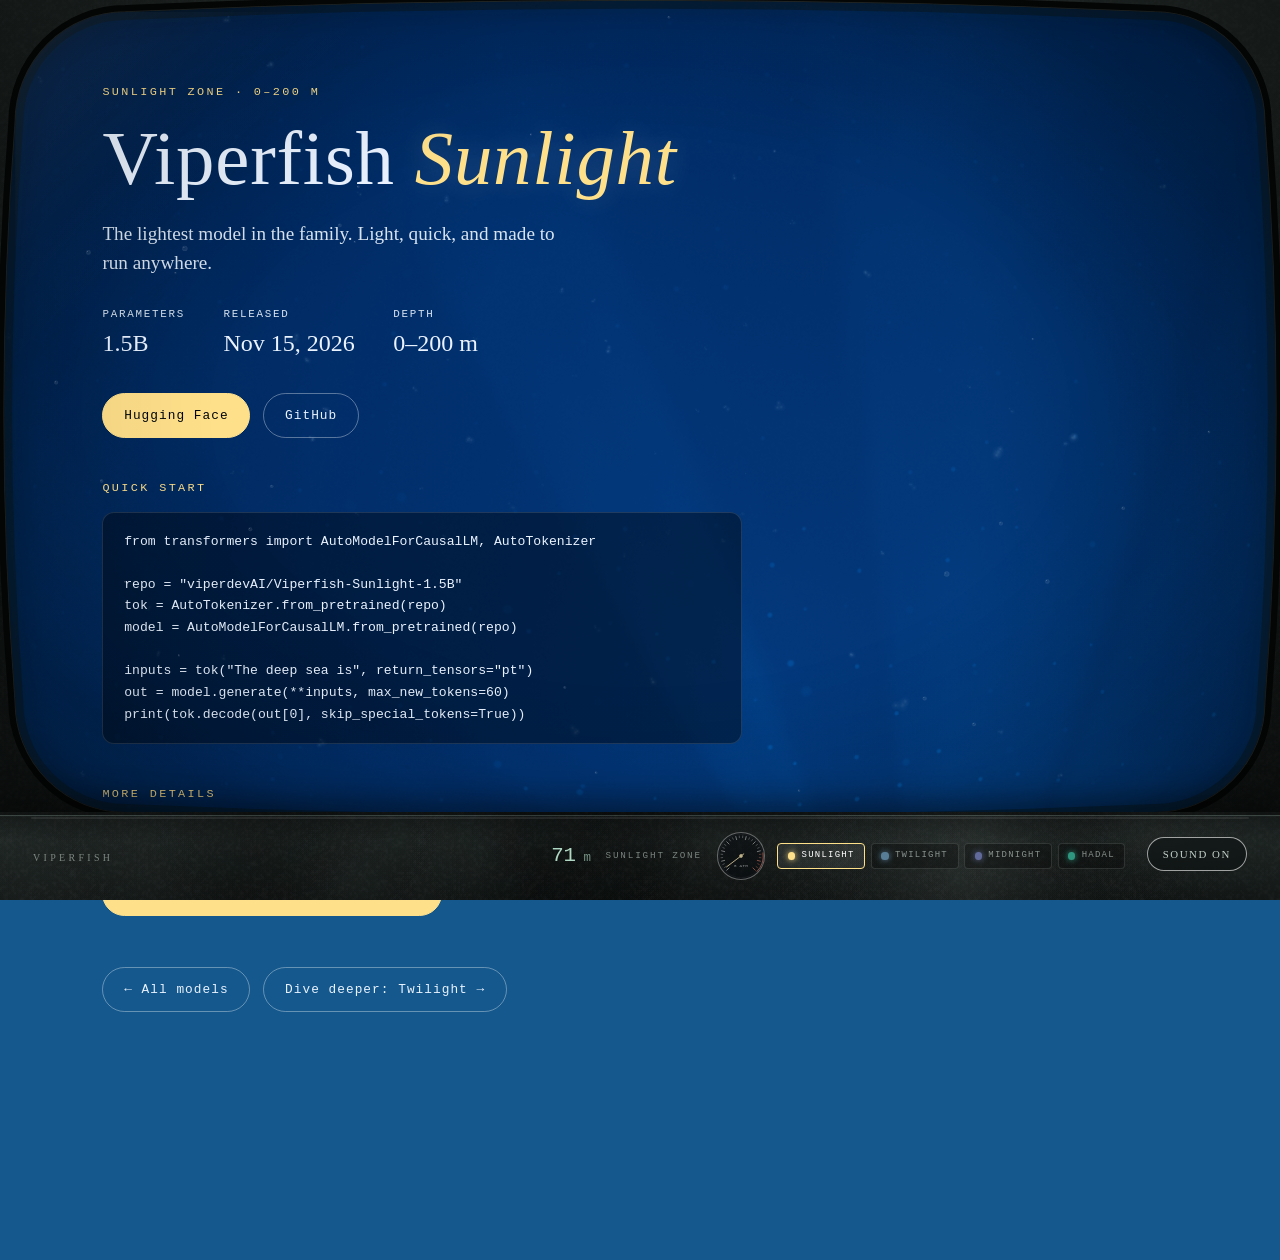
<file: sunlight.html>
<!DOCTYPE html>
<html lang="en">
<head>
  <meta charset="utf-8">
  <meta name="viewport" content="width=device-width, initial-scale=1">
  <title>Viperfish Sunlight — Viperfish</title>
  <meta name="description" content="Viperfish Sunlight: an open weight language model from the Viperfish family. The lightest model in the family. Light, quick, and made to run anywhere.">
  <meta name="theme-color" content="#0f4c81">
  <link rel="icon" href="favicon.ico?v=2" sizes="48x48">
  <link rel="icon" type="image/png" sizes="32x32" href="favicon-32.png?v=2">
  <link rel="icon" type="image/png" sizes="16x16" href="favicon-16.png?v=2">
  <link rel="icon" type="image/png" sizes="192x192" href="icon-192.png?v=2">
  <link rel="apple-touch-icon" href="apple-touch-icon.png?v=2">
  <link rel="stylesheet" href="style.css">
  <script>document.documentElement.classList.add('js');</script>
</head>
<body>
  <div class="sea" id="sea" aria-hidden="true"></div>
  <canvas id="ocean" aria-hidden="true"></canvas>
  <div class="rays" id="rays" aria-hidden="true"></div>
  <canvas id="life" aria-hidden="true"></canvas>
  <canvas id="fx" aria-hidden="true"></canvas>
  <aside class="gauge" aria-hidden="true">
    <div class="gauge-read"><span id="depth">0</span><small> m</small></div>
    <div class="gauge-zone" id="zone">Sunlight zone</div>
    <div class="gauge-press" id="press">1 atm</div>
    <div class="gauge-track" id="track"><div class="gauge-fill" id="gfill"></div></div>
  </aside>
  <button class="sound" id="sound" type="button" aria-pressed="false" aria-label="Turn ambient sound on or off">Sound off</button>
  <header class="top"><a href="index.html" class="wordmark">Viperfish</a></header>

  <main>
    <section class="zone detail" style="--accent:#ffe08a" data-d0="0" data-d1="200" data-name="Sunlight zone">
      <div class="inner reveal">
        <p class="eyebrow">Sunlight zone · 0–200 m</p>
        <h1 class="model-title">Viperfish <em>Sunlight</em></h1>
        <p class="blurb">The lightest model in the family. Light, quick, and made to run anywhere.</p>
        <dl class="specs">
          <div><dt>Parameters</dt><dd>1.5B</dd></div>
          <div><dt>Released</dt><dd>Nov 15, 2026</dd></div>
          <div><dt>Depth</dt><dd>0–200 m</dd></div>
        </dl>
        <p class="links">
          <a class="btn" href="https://huggingface.co/viperdevAI/Viperfish-Sunlight-1.5B">Hugging Face</a>
          <a class="btn ghost" href="https://github.com/viperdevAI/viperfish">GitHub</a>
        </p>
        <h3>Quick start</h3>
        <!-- TODO before release: test this snippet against the real uploaded model -->
        <pre><code>from transformers import AutoModelForCausalLM, AutoTokenizer

repo = "viperdevAI/Viperfish-Sunlight-1.5B"
tok = AutoTokenizer.from_pretrained(repo)
model = AutoModelForCausalLM.from_pretrained(repo)

inputs = tok("The deep sea is", return_tensors="pt")
out = model.generate(**inputs, max_new_tokens=60)
print(tok.decode(out[0], skip_special_tokens=True))</code></pre>
        <h3>More details</h3>
        <p class="note">The full benchmarks and training notes are in the write-up; the model card is on the Hugging Face page.</p>
        <p class="links"><a class="btn" href="sunlight-article.html">Read the write-up and benchmarks →</a></p>
        <p class="links pager">
          <a class="btn ghost" href="index.html">← All models</a>
          <a class="btn ghost" href="twilight.html">Dive deeper: Twilight →</a>
        </p>
      </div>
    </section>
  </main>
  <script src="ocean.js"></script>
  <script src="splash.js"></script>
  <script src="audio.js"></script>
  <script src="sub.js"></script>
  <script src="script.js"></script>
</body>
</html>
</file>
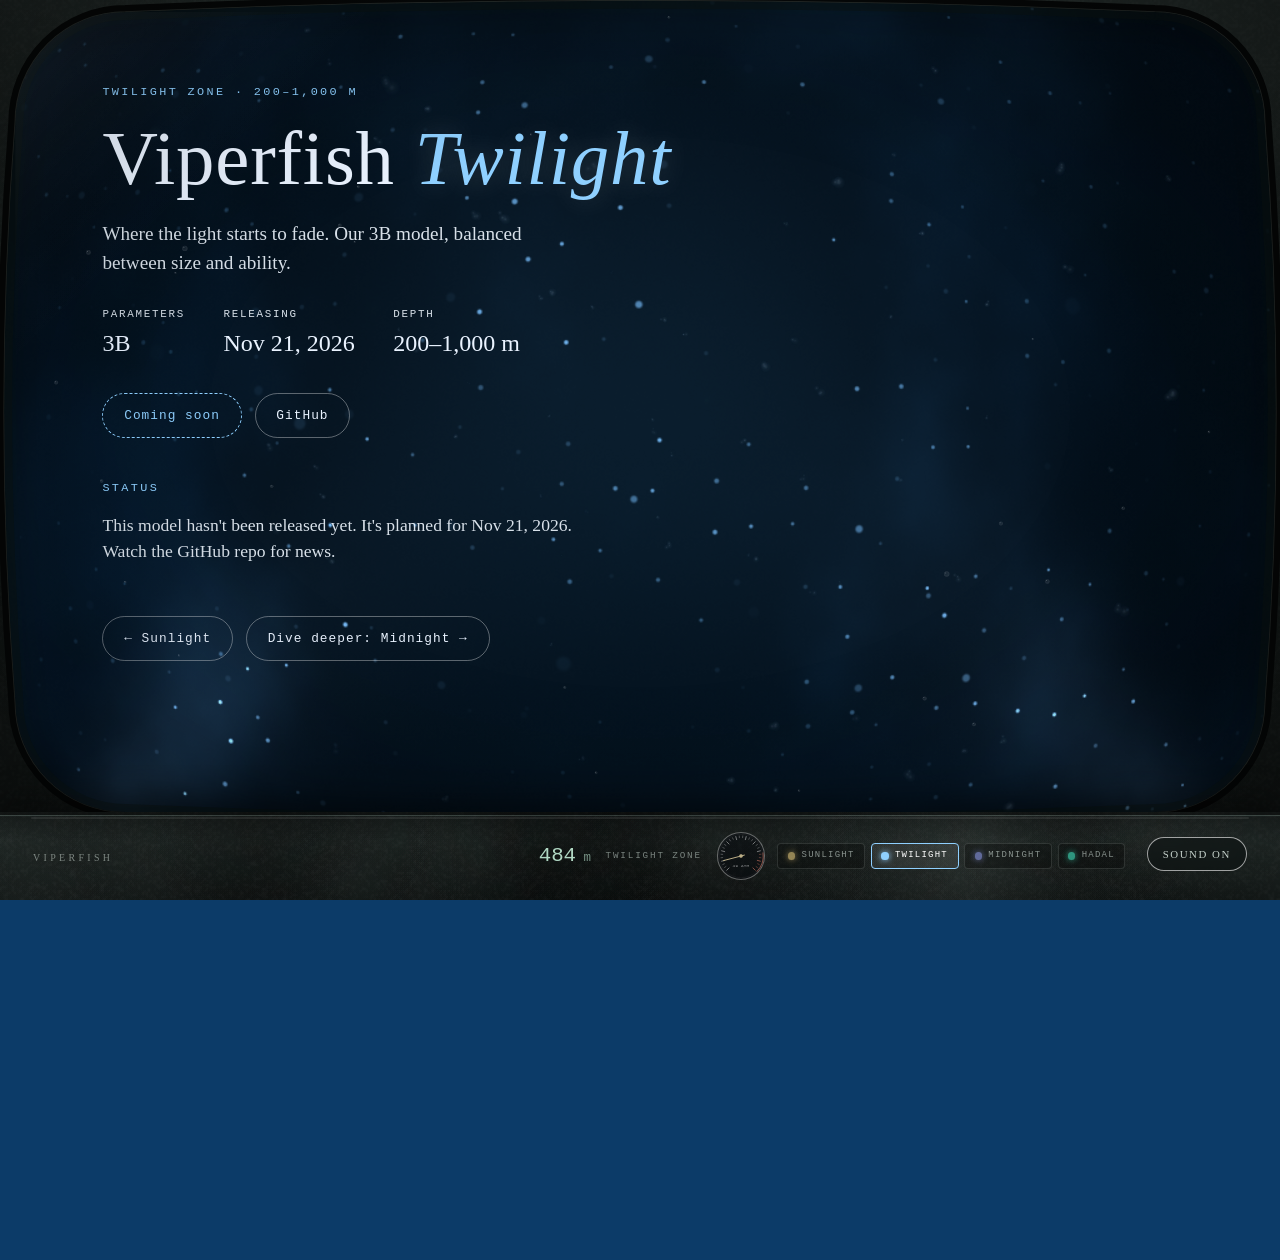
<file: twilight.html>
<!DOCTYPE html>
<html lang="en">
<head>
  <meta charset="utf-8">
  <meta name="viewport" content="width=device-width, initial-scale=1">
  <title>Viperfish Twilight — Viperfish</title>
  <meta name="description" content="Viperfish Twilight: an open weight language model from the Viperfish family. Where the light starts to fade. Our 3B model, balanced between size and ability.">
  <meta name="theme-color" content="#0f4c81">
  <link rel="icon" href="favicon.ico?v=2" sizes="48x48">
  <link rel="icon" type="image/png" sizes="32x32" href="favicon-32.png?v=2">
  <link rel="icon" type="image/png" sizes="16x16" href="favicon-16.png?v=2">
  <link rel="icon" type="image/png" sizes="192x192" href="icon-192.png?v=2">
  <link rel="apple-touch-icon" href="apple-touch-icon.png?v=2">
  <link rel="stylesheet" href="style.css">
  <script>document.documentElement.classList.add('js');</script>
</head>
<body>
  <div class="sea" id="sea" aria-hidden="true"></div>
  <canvas id="ocean" aria-hidden="true"></canvas>
  <div class="rays" id="rays" aria-hidden="true"></div>
  <canvas id="life" aria-hidden="true"></canvas>
  <canvas id="fx" aria-hidden="true"></canvas>
  <aside class="gauge" aria-hidden="true">
    <div class="gauge-read"><span id="depth">0</span><small> m</small></div>
    <div class="gauge-zone" id="zone">Twilight zone</div>
    <div class="gauge-press" id="press">1 atm</div>
    <div class="gauge-track" id="track"><div class="gauge-fill" id="gfill"></div></div>
  </aside>
  <button class="sound" id="sound" type="button" aria-pressed="false" aria-label="Turn ambient sound on or off">Sound off</button>
  <header class="top"><a href="index.html" class="wordmark">Viperfish</a></header>

  <main>
    <section class="zone detail" style="--accent:#8fd0ff" data-d0="200" data-d1="1000" data-name="Twilight zone">
      <div class="inner reveal">
        <p class="eyebrow">Twilight zone · 200–1,000 m</p>
        <h1 class="model-title">Viperfish <em>Twilight</em></h1>
        <p class="blurb">Where the light starts to fade. Our 3B model, balanced between size and ability.</p>
        <dl class="specs">
          <div><dt>Parameters</dt><dd>3B</dd></div>
          <div><dt>Releasing</dt><dd>Nov 21, 2026</dd></div>
          <div><dt>Depth</dt><dd>200–1,000 m</dd></div>
        </dl>
        <p class="links">
          <span class="btn soon" aria-disabled="true">Coming soon</span>
          <a class="btn ghost" href="https://github.com/viperdevAI/viperfish">GitHub</a>
        </p>
        <h3>Status</h3>
        <p class="note">This model hasn't been released yet. It's planned for Nov 21, 2026. Watch the GitHub repo for news.</p>
        <p class="links pager">
          <a class="btn ghost" href="sunlight.html">← Sunlight</a>
          <a class="btn ghost" href="midnight.html">Dive deeper: Midnight →</a>
        </p>
      </div>
    </section>
  </main>
  <script src="ocean.js"></script>
  <script src="splash.js"></script>
  <script src="audio.js"></script>
  <script src="sub.js"></script>
  <script src="script.js"></script>
</body>
</html>
</file>
<file: style.css>
:root { --len: 2; --span: 2;   /* --span: how much further apart the zones (and so the cards) are, on top of --len */
    /* how many times longer the dive is than a baseline one: 2 = scrolling feels twice as slow */
  --text: #eaf3ff;
  --muted: rgba(240, 247, 255, 0.9);
  --serif: "Iowan Old Style", "Palatino Linotype", Palatino, "Book Antiqua", Georgia, "Times New Roman", serif;
  --mono: ui-monospace, "SF Mono", Menlo, Consolas, monospace;
  --rays: 0.5;
}

* { box-sizing: border-box; margin: 0; padding: 0; }
html { scroll-behavior: smooth; background: #165f94; }
body {
  font-family: var(--serif);
  color: var(--text);
  background: transparent;
  line-height: 1.5;
  -webkit-font-smoothing: antialiased;
  overflow-x: hidden;
}
a { color: inherit; }
html.dive body { opacity: 0; }   /* hidden until the page has jumped to the seafloor */
html.diving .bottom .inner { opacity: 0 !important; transition: none !important; }   /* no "You've reached the bottom" at the start */

/* ---------- fixed backdrop ---------- */
.sea { position: fixed; inset: 0; z-index: -4; background: #165f94; }
#ocean { position: fixed; inset: 0; width: 100%; height: 100%; z-index: -3; display: none; }
#fx { position: fixed; inset: 0; width: 100%; height: 100%; z-index: 9; pointer-events: none; }
/* When WebGL is available the shader draws the whole ocean; the CSS sky/waves below are the fallback. */
html.gl #ocean { display: block; }
html.gl .sky, html.gl .glint, html.gl .rays { display: none; }

.rays {
  position: fixed; inset: 0; z-index: -2; pointer-events: none;
  opacity: var(--rays);
  background:
    linear-gradient(100deg, transparent 18%, rgba(255,255,255,.13) 26%, transparent 34%),
    linear-gradient(106deg, transparent 42%, rgba(255,255,255,.09) 50%, transparent 58%),
    linear-gradient(96deg,  transparent 64%, rgba(255,255,255,.11) 72%, transparent 80%);
  -webkit-mask-image: linear-gradient(to bottom, #000, transparent 75%);
          mask-image: linear-gradient(to bottom, #000, transparent 75%);
  animation: sway 14s ease-in-out infinite alternate;
}
@keyframes sway { from { transform: translateX(-2%); } to { transform: translateX(2%); } }

#life { position: fixed; inset: 0; z-index: -1; width: 100%; height: 100%; pointer-events: none; }

/* ---------- header and gauge ---------- */
.top { position: fixed; top: 0; left: 0; z-index: 10; padding: 1.4rem 1.6rem; }
.wordmark {
  text-decoration: none; font-size: 0.8rem; letter-spacing: 0.4em;
  text-transform: uppercase; opacity: 0.85;
}

.gauge {
  position: fixed; right: 1.6rem; top: 50%; z-index: 10;
  transform: translateY(-50%);
  display: flex; flex-direction: column; align-items: flex-end; gap: 0.35rem;
  font-family: var(--mono); pointer-events: none;
}
.gauge-read { font-size: 1.5rem; font-variant-numeric: tabular-nums; }
.gauge-read small { font-size: 0.8rem; opacity: 0.7; }
.gauge-zone { font-size: 0.68rem; letter-spacing: 0.14em; text-transform: uppercase; opacity: 0.7; }
.gauge-press { margin-top: .55rem; width: 92px; height: 92px; margin-left: auto; opacity: .9; }
.gauge-press svg { display: block; width: 100%; height: 100%; overflow: visible; }
.gauge-press .needle { transition: none; }
@media (max-width: 720px) { .gauge-press { width: 58px; height: 58px; } }
.sound {
  position: fixed; left: 1.6rem; bottom: 1.4rem; z-index: 5;
  font: inherit; font-size: 0.68rem; letter-spacing: 0.14em; text-transform: uppercase; color: var(--text, #fff);
  background: rgba(0,0,0,.18); border: 1px solid rgba(255,255,255,.28); border-radius: 999px; padding: .5rem .95rem; cursor: pointer;
  backdrop-filter: blur(6px); -webkit-backdrop-filter: blur(6px); opacity: .75; pointer-events: auto;   /* stays clickable during the intro, when the rest of the page is locked */ transition: opacity .3s, border-color .3s;
}
.sound:hover, .sound[aria-pressed="true"] { opacity: 1; border-color: rgba(255,255,255,.6); }
.gauge-track {
  position: relative; margin-top: 0.6rem; width: 2px; height: 34vh;
  background: rgba(255,255,255,.22); border-radius: 2px;
}
.gauge-fill {
  position: absolute; left: 0; top: 0; width: 100%; height: 0%;
  background: #fff; border-radius: 2px;
  box-shadow: 0 0 10px 1px rgba(255,255,255,.7);
}

/* ---------- sections ---------- */
section { position: relative; min-height: 100vh; display: flex; align-items: center; padding: 6rem 6rem 6rem 3rem; }
.intro, .bottom { justify-content: center; text-align: center; }
.bottom { min-height: 60vh; padding: 0; }   /* just a little room past Hadal; there is no message down here */
.inner { max-width: 34rem; width: 100%; }
.inner.center { max-width: 40rem; margin: 0 auto; }
.model.alt { justify-content: flex-end; }
.model { min-height: calc(300vh * var(--len) * var(--span)); }   /* long stretches of open water between the cards: the descent feels deeper */
.abyss { min-height: calc(120vh * var(--len) * var(--span)); padding: 0; }   /* empty stretch of dark water: the abyssal zone, 4,000-6,000 m */
.model { padding-left: clamp(1.5rem, 8vw, 9rem); padding-right: clamp(5rem, 12vw, 11rem); }

.eyebrow {
  font-family: var(--mono); font-size: 0.74rem; letter-spacing: 0.2em;
  text-transform: uppercase; color: var(--accent, var(--muted)); margin-bottom: 1rem;
}
h1 { font-size: clamp(3.5rem, 12vw, 8.5rem); font-weight: 400; letter-spacing: 0.01em; line-height: 1; }
h2 { font-size: clamp(2.1rem, 5.6vw, 4rem); font-weight: 400; line-height: 1.1; margin-bottom: 1.2rem; }
h2 em { font-style: italic; color: var(--accent); text-shadow: 0 0 28px color-mix(in srgb, var(--accent) 45%, transparent); }
.lede { margin-top: 1.4rem; font-size: 1.25rem; color: var(--muted); }
.blurb { font-size: 1.2rem; color: var(--muted); margin-bottom: 1.8rem; max-width: 30rem; }

.specs { display: flex; gap: 2.4rem; margin-bottom: 2rem; }
.specs dt { font-family: var(--mono); font-size: 0.68rem; letter-spacing: 0.16em; text-transform: uppercase; color: var(--muted); }
.specs dd { font-size: 1.5rem; margin-top: 0.15rem; }

.links { display: flex; flex-wrap: wrap; gap: 0.8rem; }
.center .links { justify-content: center; }
.btn {
  display: inline-block; text-decoration: none; padding: 0.75rem 1.3rem;
  border: 1px solid var(--accent, rgba(255,255,255,.6)); color: #02060e;
  background: var(--accent, #fff); border-radius: 999px;
  font-family: var(--mono); font-size: 0.8rem; letter-spacing: 0.08em;
  transition: transform .2s ease, box-shadow .2s ease;
}
.btn:hover, .btn:focus-visible { transform: translateY(-2px); box-shadow: 0 0 22px rgba(255,255,255,.4); }
.btn:focus-visible { outline: 2px solid var(--accent, #fff); outline-offset: 3px; }
.btn.soon { background: transparent; color: var(--accent); border-style: dashed; cursor: default; }
.btn.soon:hover { transform: none; box-shadow: none; }
.btn.ghost { background: transparent; color: var(--text); border-color: rgba(255,255,255,.35); }
.bottom .btn { --accent: #46ffd6; }
.bottom .btn.ghost { --accent: transparent; }

.cue { position: absolute; top: calc(100vh - 3.8rem); left: 50%; transform: translateX(-50%); font-size: 1.6rem; opacity: .7; animation: bob 2.4s ease-in-out infinite; }
@keyframes bob { 50% { transform: translate(-50%, 8px); } }

.badge-row { margin: -0.2rem 0 1.1rem; }
.badge {
  display: inline-block; padding: 0.3rem 0.8rem; border-radius: 999px;
  border: 1px solid var(--accent); color: var(--accent);
  background: rgba(255,255,255,.05);
  font-family: var(--mono); font-size: 0.7rem; letter-spacing: 0.18em; text-transform: uppercase;
  box-shadow: 0 0 18px rgba(255,255,255,.08);
}

/* ---------- model pages ---------- */
.detail { min-height: 140vh; align-items: flex-start; padding-top: 22vh; padding-left: clamp(1.5rem, 8vw, 9rem); padding-right: clamp(5rem, 12vw, 11rem); }
.detail .inner { max-width: 40rem; }
h1.model-title { font-size: clamp(2.4rem, 7vw, 4.8rem); font-weight: 400; line-height: 1.08; margin-bottom: 1.2rem; }
h1.model-title em { font-style: italic; color: var(--accent); text-shadow: 0 0 28px rgba(255,255,255,.18); }
.detail h3 { font-family: var(--mono); font-size: 0.74rem; font-weight: 400; letter-spacing: 0.2em; text-transform: uppercase; color: var(--accent); margin: 2.6rem 0 0.9rem; }
.detail pre { background: rgba(0,0,0,.38); border: 1px solid rgba(255,255,255,.12); border-radius: 12px; padding: 1.1rem 1.3rem; overflow-x: auto; }
.detail code { font-family: var(--mono); font-size: 0.82rem; line-height: 1.65; color: var(--text); }
.note { color: var(--muted); font-size: 1.1rem; max-width: 32rem; }
.pager { margin-top: 3.2rem; }

/* ---------- above the water ---------- */
.intro { min-height: calc(170vh * var(--len)); align-items: flex-start; padding: 0 1.5rem; }   /* extra height = extra scroll above the water for the slow camera tilt */
.intro .inner { position: relative; z-index: 1; text-shadow: 0 2px 24px rgba(5, 20, 50, .45); height: 100vh; display: flex; flex-direction: column; justify-content: center; padding: 4rem 0 34vh; }
.intro .eyebrow { color: #ffe9cf; }

.sky {
  position: absolute; left: 0; right: 0; top: 0; height: 68%; z-index: 0;   /* above the fixed ocean layers */
  background:
    radial-gradient(ellipse 60% 50% at 72% 100%, rgba(255, 196, 130, .75) 0%, transparent 70%),
    linear-gradient(180deg, #0c2147 0%, #1d4f86 48%, #5b8fb8 78%, #eba777 100%);
}
.sun {
  position: absolute; right: 24%; bottom: 14px; width: 54px; height: 54px; border-radius: 50%;
  background: #fff3d6; box-shadow: 0 0 40px 18px rgba(255, 214, 150, .75), 0 0 140px 60px rgba(255, 170, 100, .35);
}
.cloud {
  position: absolute; border-radius: 50%; background: rgba(255, 255, 255, .16); filter: blur(22px);
  animation: drift 60s ease-in-out infinite alternate;
}
.cloud.c1 { width: 34vw; height: 9vh; left: 6%;  top: 22%; }
.cloud.c2 { width: 28vw; height: 7vh; left: 52%; top: 12%; animation-duration: 75s; }
.cloud.c3 { width: 40vw; height: 8vh; left: 30%; top: 56%; animation-duration: 90s; opacity: .7; }
@keyframes drift { from { transform: translateX(-4vw); } to { transform: translateX(4vw); } }

.waves { position: absolute; left: 0; right: 0; bottom: -1px; height: 46px; overflow: hidden; }
.wave { position: absolute; bottom: 0; left: 0; width: 200%; height: 100%; fill: var(--sea, #165f94); }
.wave.back  { opacity: .55; animation: roll 16s linear infinite; }
.wave.front { animation: roll 10s linear infinite reverse; }
@keyframes roll { to { transform: translateX(-50%); } }

/* sun's glitter on the water */
.glint {
  position: absolute; right: calc(24% - 6vw); top: 68%; width: 18vw; height: 26%; pointer-events: none;
  background: repeating-linear-gradient(180deg, rgba(255, 225, 175, .5) 0 2px, transparent 2px 13px);
  -webkit-mask-image: radial-gradient(ellipse at 50% 0%, #000, transparent 70%);
          mask-image: radial-gradient(ellipse at 50% 0%, #000, transparent 70%);
  animation: shimmer 3.2s ease-in-out infinite alternate;
}
@keyframes shimmer { from { opacity: .35; transform: scaleX(.9); } to { opacity: .75; transform: scaleX(1.05); } }

/* ---------- reveal on scroll ---------- */
.js .reveal { opacity: 0; transform: translateY(24px); transition: opacity 1s ease, transform 1s ease; }
.js .reveal.in { opacity: 1; transform: none; }

/* ---------- small screens ---------- */
@media (max-width: 700px) {
  section, .model, .detail { padding: 5rem 1.4rem; }
  .detail { padding-top: 16vh; }
  .model.alt { justify-content: flex-start; }
}

@media (prefers-reduced-motion: reduce) {
  html { scroll-behavior: auto; }
  .rays, .cue, .cloud, .wave, .glint { animation: none; }
  .js .reveal { opacity: 1; transform: none; transition: none; }
}

/* "Scroll to begin descent" only appears once the opening animation has landed and the page takes input again */
.intro .lede { transition: opacity 1.2s ease .15s; }
html.dive .intro .lede, html.introing .intro .lede { opacity: 0; transition: none; }

/* ---------- facts between the cards: fixed in the middle of the screen, flown through like the cards ---------- */
.fact {
  position: fixed; left: 50%; top: 50%; z-index: 2; width: min(34rem, 78vw); margin: 0; text-align: center;
  transform: translate(-50%, -50%) scale(.5); opacity: 0; visibility: hidden; pointer-events: none;
  font-size: clamp(1.45rem, 3.1vw, 2.3rem); line-height: 1.28; font-weight: 400; color: #fff;
  text-shadow: 0 2px 28px rgba(0, 8, 24, .65);
}
.fact-d { display: block; margin-bottom: .9rem; font-family: var(--mono); font-size: .7rem; letter-spacing: .22em; text-transform: uppercase; color: rgba(190, 225, 255, .75); }
/* never during the opening animation: it rushes past every fact on the way up */
html.dive .fact, html.introing .fact { visibility: hidden !important; opacity: 0 !important; }
@media (max-width: 720px) { .fact { left: 50%; width: 82vw; } }

/* ---------- opening animation: nothing but the ocean (and the hero heading as it arrives). The UI fades back once the page takes input again ---------- */
.top, .gauge { transition: opacity 1.4s ease .2s; }
html.dive .top, html.dive .gauge, html.introing .top, html.introing .gauge { opacity: 0 !important; transition: none !important; }
html.dive .model .inner, html.introing .model .inner,
html.dive .bottom .inner, html.introing .bottom .inner { visibility: hidden !important; opacity: 0 !important; transition: none !important; }

/* =====================================================================
   The craft: a quiet window frame and a slim sill over the ocean
   ===================================================================== */
:root { --bar: 12px; --side: 12px; --dash-h: 76px; --cy: 50%; }
.sub { position: fixed; inset: 0; z-index: 4; pointer-events: none; visibility: hidden; overflow: hidden; }
.sub.on { visibility: visible; }
html.dive .sub, html.introing .sub { visibility: hidden !important; }
.sub-frame, .sub-glass { position: absolute; left: 0; top: 0; width: 100%; height: 100%; display: block;
  transform-origin: 50% 46%; transform: scale(calc(1 + (1 - var(--sub, 0)) * .3)); }   /* settles in as if you were pulling back from the glass */
.sub-glass { opacity: calc(var(--sub, 0) * 1.6); }
.sub-dash {
  position: absolute; left: 0; right: 0; bottom: 0; height: var(--dash-h);
  transform: translateY(calc((1 - var(--sub, 0)) * 100%));
  display: grid; grid-template-columns: 1fr auto 1fr; align-items: center; gap: 1rem;
  padding: 0 calc(var(--side) + 1.1rem); box-sizing: border-box;
}
.sub-dash > :not(.sub-dash-bg) { position: relative; z-index: 1; }
.sub-dash > .sub-center { position: static; }
.sub-dash-bg { position: absolute; left: 0; top: 0; display: block; z-index: 0; box-shadow: 0 -14px 30px rgba(0, 0, 0, .35); }
.sub-left { display: flex; align-items: center; }

/* the header link, as a small quiet label */
.sub .top { position: static; padding: 0; z-index: auto; }
.sub .wordmark { display: inline-block; pointer-events: auto; font-size: .62rem; letter-spacing: .34em; color: rgba(205, 218, 212, .55); opacity: 1; }
.sub .wordmark:hover { color: rgba(225, 235, 230, .9); }

/* the depth readout, on the sill: depth, zone and a small pressure dial; the descent is a thin line along the top edge */
.sub .gauge {
  position: static; transform: none; pointer-events: none; display: flex; flex-direction: row; align-items: center; gap: .9rem; font-family: var(--mono);
}
.sub .gauge-read { font-size: 1.3rem; line-height: 1; padding: 0; min-width: 6.2ch; text-align: right; color: rgba(190, 232, 210, .92); text-shadow: none; }
.sub .gauge-read small { font-size: .6em; opacity: .65; }
.sub .gauge-zone { font-size: .58rem; letter-spacing: .2em; color: rgba(205, 220, 214, .55); opacity: 1; min-width: 11ch; }
.sub .gauge-press { margin: 0; width: 50px; height: 50px; opacity: .85; filter: saturate(.6) brightness(.9); }
.sub .gauge-track {
  position: absolute; left: calc(var(--side) + 16px); right: calc(var(--side) + 16px); top: 5px; width: auto; height: 2px; margin: 0;
  border-radius: 2px; background: rgba(255, 255, 255, .08); overflow: hidden;
}
.sub .gauge-fill { height: 100%; width: 0%; border-radius: 0; background: rgba(160, 225, 200, .6); box-shadow: none; }

/* the sound switch sits on the right of the sill (and floats at the same spot before the craft settles in) */
.sound { left: auto; right: calc(var(--side) + 1.1rem); bottom: calc((var(--dash-h) - 30px) / 2); z-index: 6;
  background: rgba(8, 14, 14, .5); border-color: rgba(190, 205, 198, .22); color: #c5d1cb; }

/* cards and facts are centred in the window, not on the whole screen */
.model .inner { text-align: center; }
.model .specs, .model .links, .model .badge-row { justify-content: center; }
.model .blurb { margin-left: auto; margin-right: auto; }
.fact { top: var(--cy); }
/* the sub-pages scroll normally behind the window frame: keep their text clear of the frame and the sill */
section.detail { padding-top: calc(var(--bar) + 4.5rem); padding-bottom: calc(var(--dash-h) + 3rem); }

@media (max-width: 720px) {
  .sub-dash { grid-template-columns: auto 1fr; gap: .6rem; padding: 0 calc(var(--side) + .6rem); }
  .sub-right { display: none; }
  .sub .wordmark { font-size: .5rem; letter-spacing: .22em; }
  .sub .gauge { gap: .5rem; justify-self: end; }
  .sub .gauge-read { font-size: 1rem; min-width: 5.6ch; }
  .sub .gauge-zone { display: none; }
  .sub .gauge-press { width: 36px; height: 36px; }
  .sub-dash { padding-right: calc(var(--side) + 5.6rem); }
  .sound { right: calc(var(--side) + .6rem); bottom: calc((var(--dash-h) - 24px) / 2); font-size: .55rem; padding: .3rem .6rem; }
}

/* ---------- ship's computer alerts: a red popup at the top of the window ---------- */
.alert {
  position: fixed; left: 50%; top: calc(var(--bar, 12px) + 1.6rem); z-index: 8; transform: translate(-50%, -14px); opacity: 0; pointer-events: none;
  display: flex; align-items: center; gap: .8rem; padding: .7rem 1.3rem; border-radius: 4px; max-width: 88vw; text-align: center;
  font-family: var(--mono); font-size: clamp(.8rem, 1.6vw, 1.15rem); letter-spacing: .28em; text-transform: uppercase; font-weight: 600;
  color: #ff5a5a; background: rgba(36, 2, 2, .72); border: 1px solid rgba(255, 70, 70, .75);
  box-shadow: 0 0 22px rgba(255, 40, 40, .35), inset 0 0 18px rgba(255, 40, 40, .12); text-shadow: 0 0 10px rgba(255, 60, 60, .7);
  transition: opacity .35s ease, transform .35s ease;
}
.alert::before { content: ""; flex: none; width: .75em; height: .75em; border-radius: 50%; background: #ff4545; box-shadow: 0 0 10px #ff4545; animation: alert-dot 1s steps(1) infinite; }
.alert.on { opacity: 1; transform: translate(-50%, 0); }
.alert[data-kind="depth"] { color: #bfe9ff; background: rgba(2, 14, 24, .7); border-color: rgba(150, 215, 255, .55); box-shadow: 0 0 18px rgba(120, 200, 255, .22); text-shadow: 0 0 8px rgba(150, 215, 255, .5); }
.alert[data-kind="depth"]::before { background: #7fd0ff; box-shadow: 0 0 8px #7fd0ff; }
.alert[data-kind="warning"] { animation: alert-flash .55s steps(1) infinite; font-size: clamp(.9rem, 2vw, 1.4rem); }
@keyframes alert-dot { 0%, 60% { opacity: 1; } 61%, 100% { opacity: .25; } }
@keyframes alert-flash { 0%, 100% { background: rgba(60, 0, 0, .85); } 50% { background: rgba(120, 0, 0, .8); } }
.alert-edge { position: fixed; inset: 0; z-index: 7; pointer-events: none; opacity: 0; box-shadow: inset 0 0 120px 20px rgba(255, 20, 20, .55); transition: opacity .4s; }
.alert-edge.on { opacity: 1; animation: alert-edge .55s ease-in-out infinite alternate; }
@keyframes alert-edge { from { box-shadow: inset 0 0 70px 6px rgba(255, 20, 20, .25); } to { box-shadow: inset 0 0 130px 24px rgba(255, 20, 20, .6); } }
html.dive .alert, html.introing .alert, html.dive .alert-edge, html.introing .alert-edge { display: none !important; }

/* ---------- the implosion ---------- */
.sub-cracks { position: absolute; left: 0; top: 0; width: 100%; height: 100%; display: block; pointer-events: none; }
.alert-edge.on { opacity: calc(.45 + var(--panic, 0) * .55); }
.impl { position: fixed; inset: 0; z-index: 30; pointer-events: none; display: none; }
.impl.on { display: block; }
.impl-flood { position: absolute; inset: 0; width: 100%; height: 100%; display: block; }
.impl-flash { position: absolute; inset: 0; opacity: 0; background: radial-gradient(ellipse at 50% 45%, #fff 0%, #ffd6c8 35%, #ff3b2b 100%); }
.impl-flash.go { animation: impl-flash 1.1s ease-out forwards; }
@keyframes impl-flash { 0% { opacity: 0; } 6% { opacity: 1; } 100% { opacity: 0; } }
.impl-black { position: absolute; inset: 0; background: #000; opacity: 0; }
html.imploding .bottom .inner, html.imploding .fact { opacity: 0 !important; visibility: hidden !important; }

/* ---------- long-form article (sunlight-article.html) ---------- */
.article-page { align-items: flex-start; }
.article { max-width: 46rem !important; }
.article .dek { font-size: 1.35rem; line-height: 1.45; color: var(--text); opacity: .9; margin: 0 0 .9rem; }
.article .byline { font-family: var(--mono); font-size: .72rem; letter-spacing: .12em; text-transform: uppercase; color: var(--muted); margin-bottom: 2.4rem; }
.article h2 { font-size: clamp(1.6rem, 3.4vw, 2.1rem); margin: 3.2rem 0 1rem; }
.article h3 { font-family: var(--serif); font-size: 1.2rem; letter-spacing: 0; text-transform: none; color: var(--text); margin: 2rem 0 .6rem; font-weight: 600; }
.article p, .article li { font-size: 1.08rem; line-height: 1.72; color: rgba(234, 243, 255, .9); }
.article p { margin: 0 0 1.15rem; }
.article ul { margin: 0 0 1.3rem 1.2rem; padding: 0; } .article li { margin-bottom: .55rem; }
.article strong { color: #fff; font-weight: 600; }
.article code { font-family: var(--mono); font-size: .86em; background: rgba(255,255,255,.08); padding: .08em .35em; border-radius: 4px; }
.article pre { margin: 1.2rem 0 1.5rem; } .article pre code { background: none; padding: 0; }
.article .glance { border: 1px solid rgba(255,224,138,.35); background: rgba(255,224,138,.06); border-radius: 14px; padding: 1.2rem 1.5rem .5rem; margin: 0 0 1rem; }
.article .glance h2 { font-family: var(--mono); font-size: .72rem; letter-spacing: .2em; text-transform: uppercase; color: var(--accent); margin: 0 0 .8rem; font-weight: 400; }
.article table { width: 100%; border-collapse: collapse; margin: 1.3rem 0 1.7rem; font-size: .98rem; }
.article th, .article td { padding: .6rem .8rem; text-align: left; border-bottom: 1px solid rgba(255,255,255,.12); vertical-align: top; }
.article thead th { font-family: var(--mono); font-size: .68rem; letter-spacing: .14em; text-transform: uppercase; color: var(--muted); font-weight: 400; }
.article tbody th { font-weight: 400; color: rgba(234,243,255,.85); }
.article table.bench td, .article table.bench thead th:not(:first-child) { text-align: right; font-variant-numeric: tabular-nums; }
.article table.spec th { width: 9.5rem; color: var(--muted); font-family: var(--mono); font-size: .72rem; letter-spacing: .1em; text-transform: uppercase; }
.article tr.total th, .article tr.total td { font-weight: 600; color: #fff; border-top: 1px solid rgba(255,224,138,.5); background: rgba(255,224,138,.05); }
.article td.up { color: #8fe3b5; }
.article .bars { margin: 1.2rem 0 1.6rem; display: grid; gap: .7rem; }
.article .bar-row { display: grid; grid-template-columns: 13rem 1fr 4.2rem; gap: .9rem; align-items: center; font-family: var(--mono); font-size: .74rem; }
.article .bar { display: block; height: 14px; background: rgba(255,255,255,.1); border-radius: 7px; overflow: hidden; }
.article .bar i { display: block; height: 100%; background: rgba(255,255,255,.45); border-radius: 7px; }
.article .bar-row.sun .bar i { background: linear-gradient(90deg, #ffe08a, #ffc857); box-shadow: 0 0 12px rgba(255,224,138,.5); }
.article .bar-val { text-align: right; }
.article .note { color: var(--muted); font-style: italic; }
@media (max-width: 720px) {
  .article table { font-size: .86rem; } .article th, .article td { padding: .5rem .45rem; }
  .article .bar-row { grid-template-columns: 1fr; gap: .3rem; } .article .bar-val { text-align: left; }
  .article table.spec th { width: 6.5rem; }
}

/* ---------- skip intro, and the quick-travel buttons on the console ---------- */
.skip { display: none; position: fixed; right: calc(var(--side) + 1.1rem + 6.9rem); bottom: calc((var(--dash-h) - 30px) / 2); z-index: 6; pointer-events: auto; cursor: pointer;
  font: inherit; font-size: .68rem; letter-spacing: .14em; text-transform: uppercase; color: #dbe6e0; background: rgba(8, 14, 14, .55); border: 1px solid rgba(190, 205, 198, .4); border-radius: 999px; padding: .5rem .95rem; }
.skip:hover { background: rgba(20, 30, 30, .75); border-color: rgba(220, 235, 228, .75); }
html.introing .skip, html.dive .skip { display: block; }
.sub-right { display: flex; justify-content: flex-end; align-items: center; padding-right: 7.6rem; min-width: 0; }
.sub-travel { display: flex; gap: .35rem; pointer-events: auto; flex-wrap: nowrap; }
.sub-travel a {
  display: inline-flex; align-items: center; gap: .4rem; text-decoration: none; padding: .32rem .6rem; border-radius: 4px; white-space: nowrap;
  font-family: var(--mono); font-size: .56rem; letter-spacing: .14em; text-transform: uppercase; color: rgba(205, 218, 212, .62);
  background: rgba(0, 0, 0, .28); border: 1px solid rgba(190, 205, 198, .16); transition: color .2s, border-color .2s, background .2s;
}
.sub-travel a i { width: .45rem; height: .45rem; border-radius: 50%; background: var(--dot, #fff); opacity: .55; box-shadow: 0 0 6px var(--dot, #fff); }
.sub-travel a:hover { color: #fff; border-color: rgba(220, 235, 228, .5); background: rgba(255, 255, 255, .06); }
.sub-travel a.on { color: #fff; border-color: var(--dot, #fff); background: rgba(255, 255, 255, .07); }
.sub-travel a.on i { opacity: 1; }
@media (max-width: 1100px) { .sub-travel a span { display: none; } .sub-travel a { padding: .4rem .5rem; } .sub-travel a i { width: .6rem; height: .6rem; } }
@media (max-width: 720px) {
  .sub-dash > .sub-right { display: flex; position: absolute; right: calc(var(--side) + .6rem); top: 8px; padding: 0; z-index: 2; }
  .sub-travel a { padding: .3rem .4rem; }
  .sound { bottom: 6px !important; }
  .skip { right: auto; left: calc(var(--side) + .6rem); bottom: 6px; font-size: .55rem; padding: .3rem .6rem; }
}

/* ---------- article pages: a calm, readable page with no craft around it ---------- */
body.article-mode .top, body.article-mode .gauge { display: none; }
body.article-mode .sound { bottom: 1.2rem; right: 1.2rem; }
section.detail.article-page { padding: 3.2rem 1.2rem 5rem; justify-content: center; }
.article { background: rgba(2, 10, 24, .66); padding: clamp(1.4rem, 3.4vw, 3rem) !important; border-radius: 20px; box-shadow: 0 0 0 1px rgba(255, 255, 255, .06); }
.article .backlink { display: flex; gap: .7rem; align-items: center; margin: 0 0 1.8rem; font-family: var(--mono); font-size: .72rem; letter-spacing: .14em; text-transform: uppercase; }
.article .backlink a { color: var(--muted); text-decoration: none; } .article .backlink a:hover { color: #fff; }
.article .backlink span { color: var(--muted); opacity: .5; }
</file>
